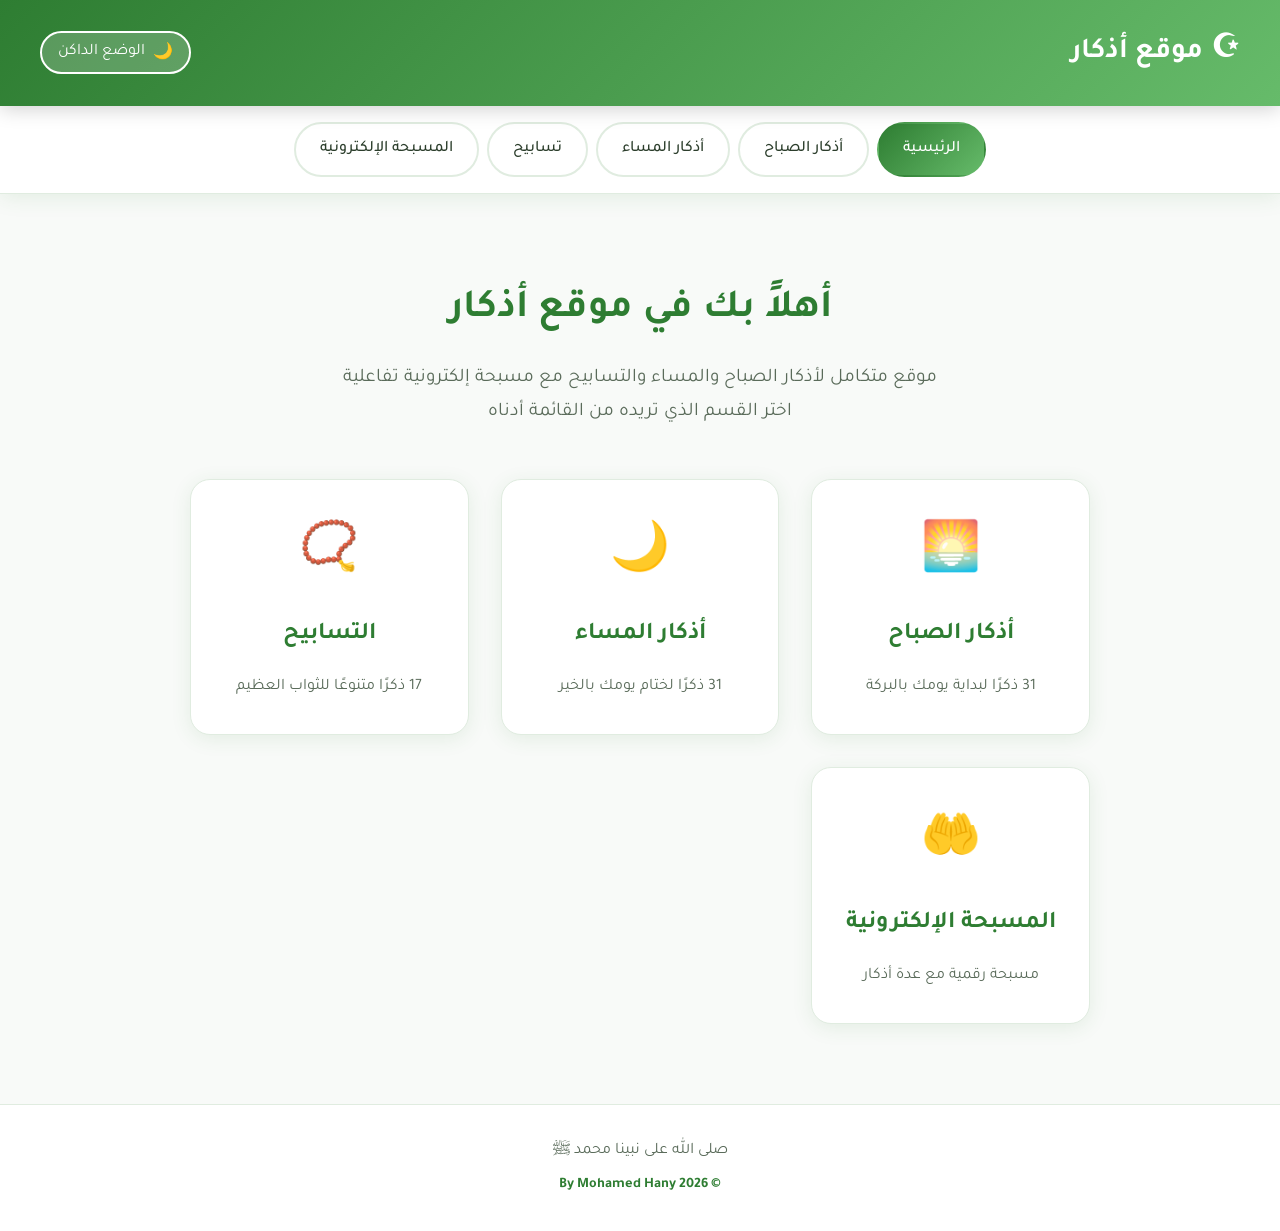
<file: index.html>
<!DOCTYPE html>
<html lang="ar" dir="rtl">
<head>
    <meta charset="UTF-8">
    <meta name="viewport" content="width=device-width, initial-scale=1.0">
    <title>موقع الأذكار والأدعية</title>
    <link href="https://fonts.googleapis.com/css2?family=Amiri:wght@400;700&family=Tajawal:wght@400;500;700&display=swap" rel="stylesheet">
    <link rel="stylesheet" href="css/style.css">
</head>
<body>
    <div class="progress-bar" id="progressBar"></div>
    
    <header>
        <div class="header-content">
            <a href="index.html" class="logo">موقع أذكار</a>
            <button class="theme-toggle" onclick="toggleTheme()">
                <span id="themeIcon">🌙</span>
                <span id="themeText">الوضع الداكن</span>
            </button>
        </div>
    </header>

    <nav>
        <div class="nav-content">
            <a href="index.html" class="nav-btn active">الرئيسية</a>
            <a href="morning.html" class="nav-btn">أذكار الصباح</a>
            <a href="evening.html" class="nav-btn">أذكار المساء</a>
            <a href="tasbeeh.html" class="nav-btn">تسابيح</a>
            <a href="rosary.html" class="nav-btn">المسبحة الإلكترونية</a>
        </div>
    </nav>

    <main>
        <div class="home-content">
            <h1 class="welcome-title">أهلاً بك في موقع أذكار</h1>
            <p class="welcome-text">
                موقع متكامل لأذكار الصباح والمساء والتسابيح مع مسبحة إلكترونية تفاعلية
                <br>
                اختر القسم الذي تريده من القائمة أدناه
            </p>
            
            <div class="sections-grid">
                <a href="morning.html" class="section-card">
                    <div class="section-icon">🌅</div>
                    <h3>أذكار الصباح</h3>
                    <p>31 ذكرًا لبداية يومك بالبركة</p>
                </a>
                
                <a href="evening.html" class="section-card">
                    <div class="section-icon">🌙</div>
                    <h3>أذكار المساء</h3>
                    <p>31 ذكرًا لختام يومك بالخير</p>
                </a>
                
                <a href="tasbeeh.html" class="section-card">
                    <div class="section-icon">📿</div>
                    <h3>التسابيح</h3>
                    <p>17 ذكرًا متنوعًا للثواب العظيم</p>
                </a>
                
                <a href="rosary.html" class="section-card">
                    <div class="section-icon">🤲</div>
                    <h3>المسبحة الإلكترونية</h3>
                    <p>مسبحة رقمية مع عدة أذكار</p>
                </a>
            </div>
        </div>
    </main>

    <footer>
        <div class="footer-content">
            <p class="footer-text">صلى الله على نبينا محمد ﷺ</p>
            <p class="copyright">© 2026 By Mohamed Hany</p>
        </div>
    </footer>

    <button class="scroll-top" id="scrollTop" onclick="scrollToTop()">↑</button>

    <script src="js/main.js"></script>
</body>
</html>
</file>
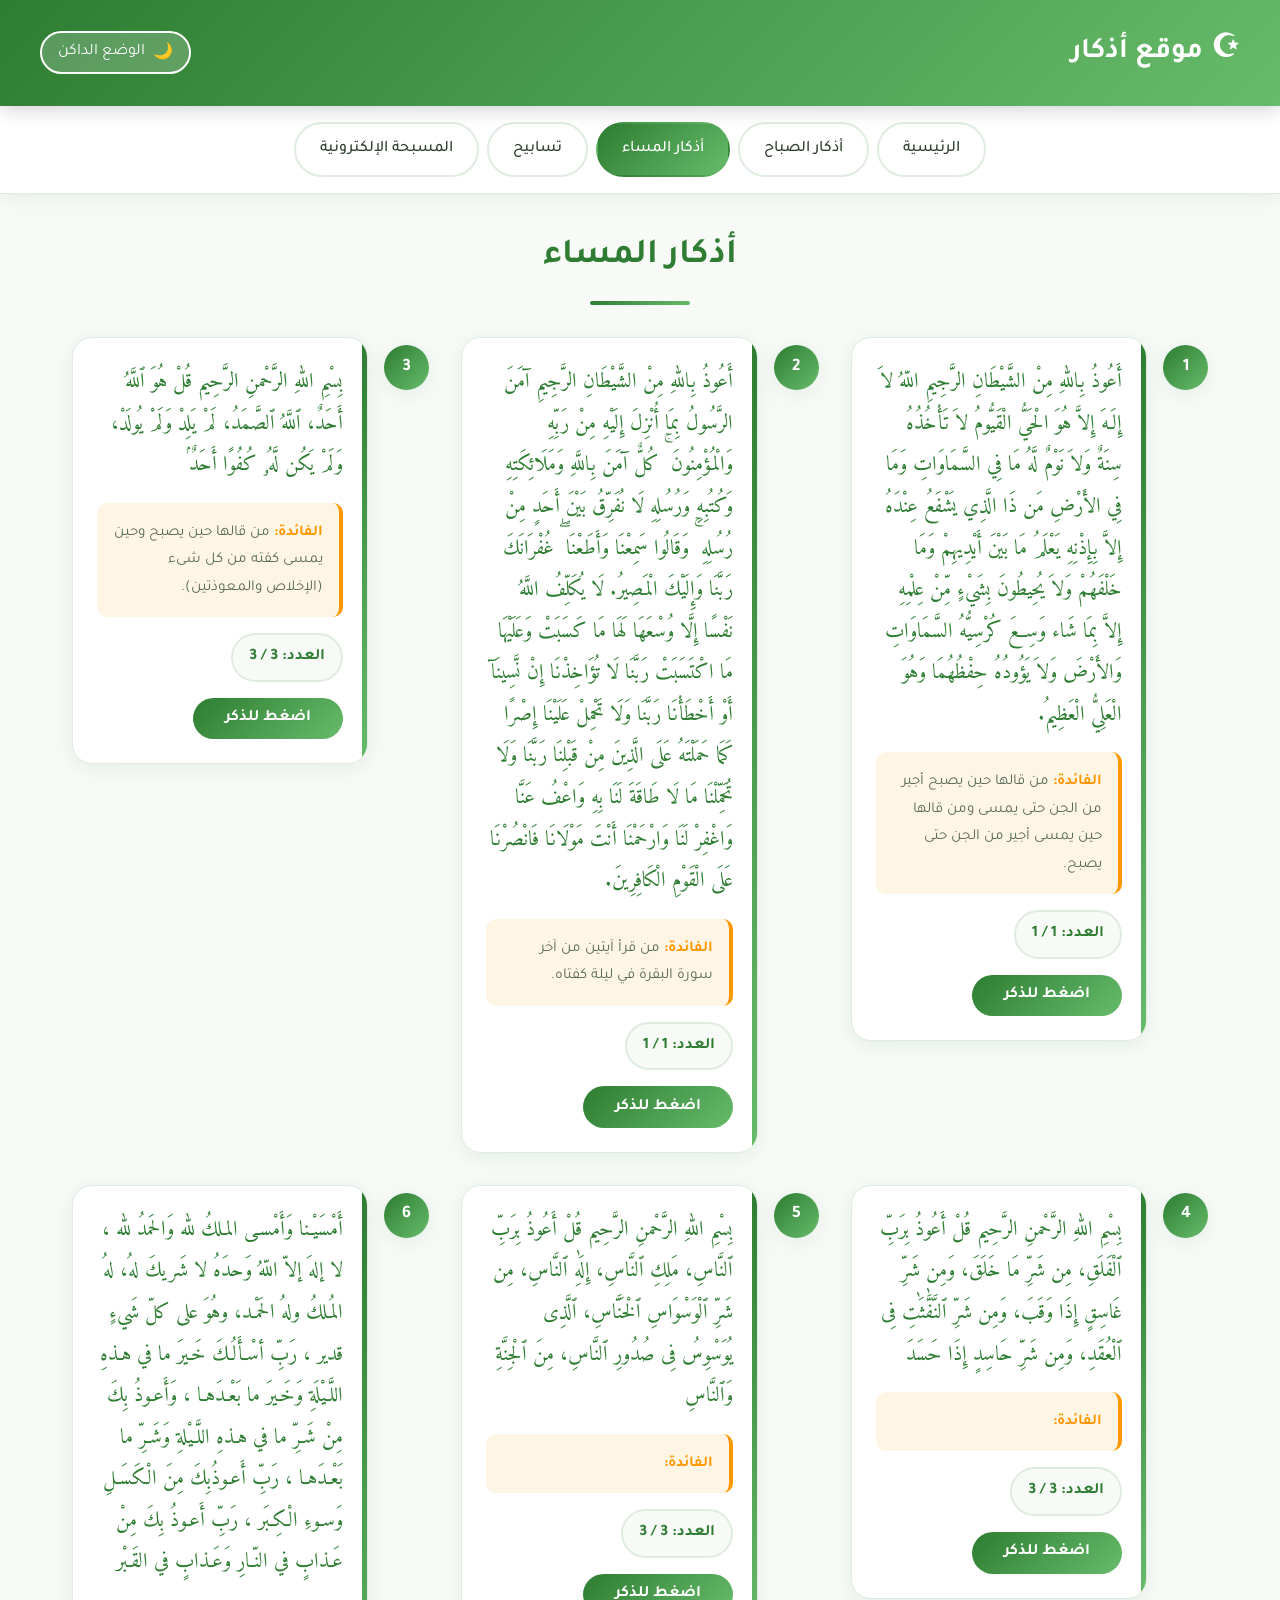
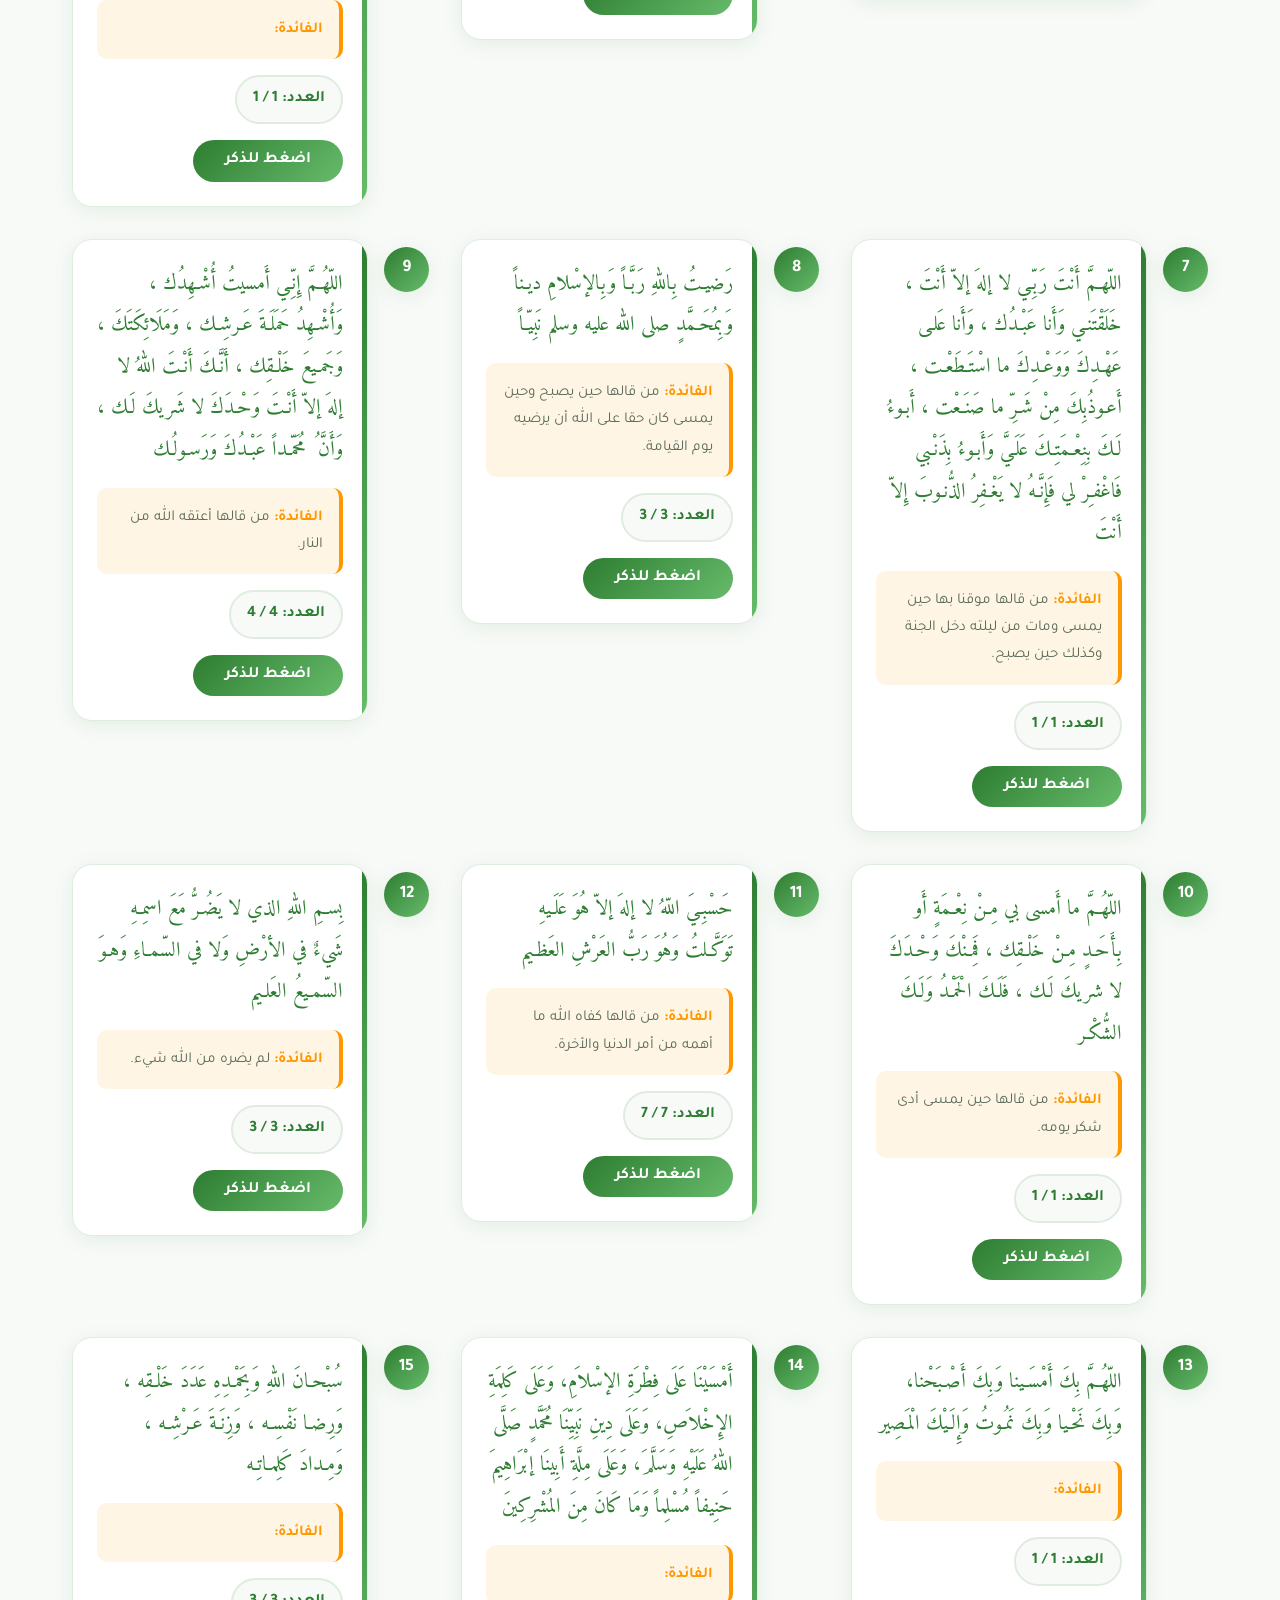
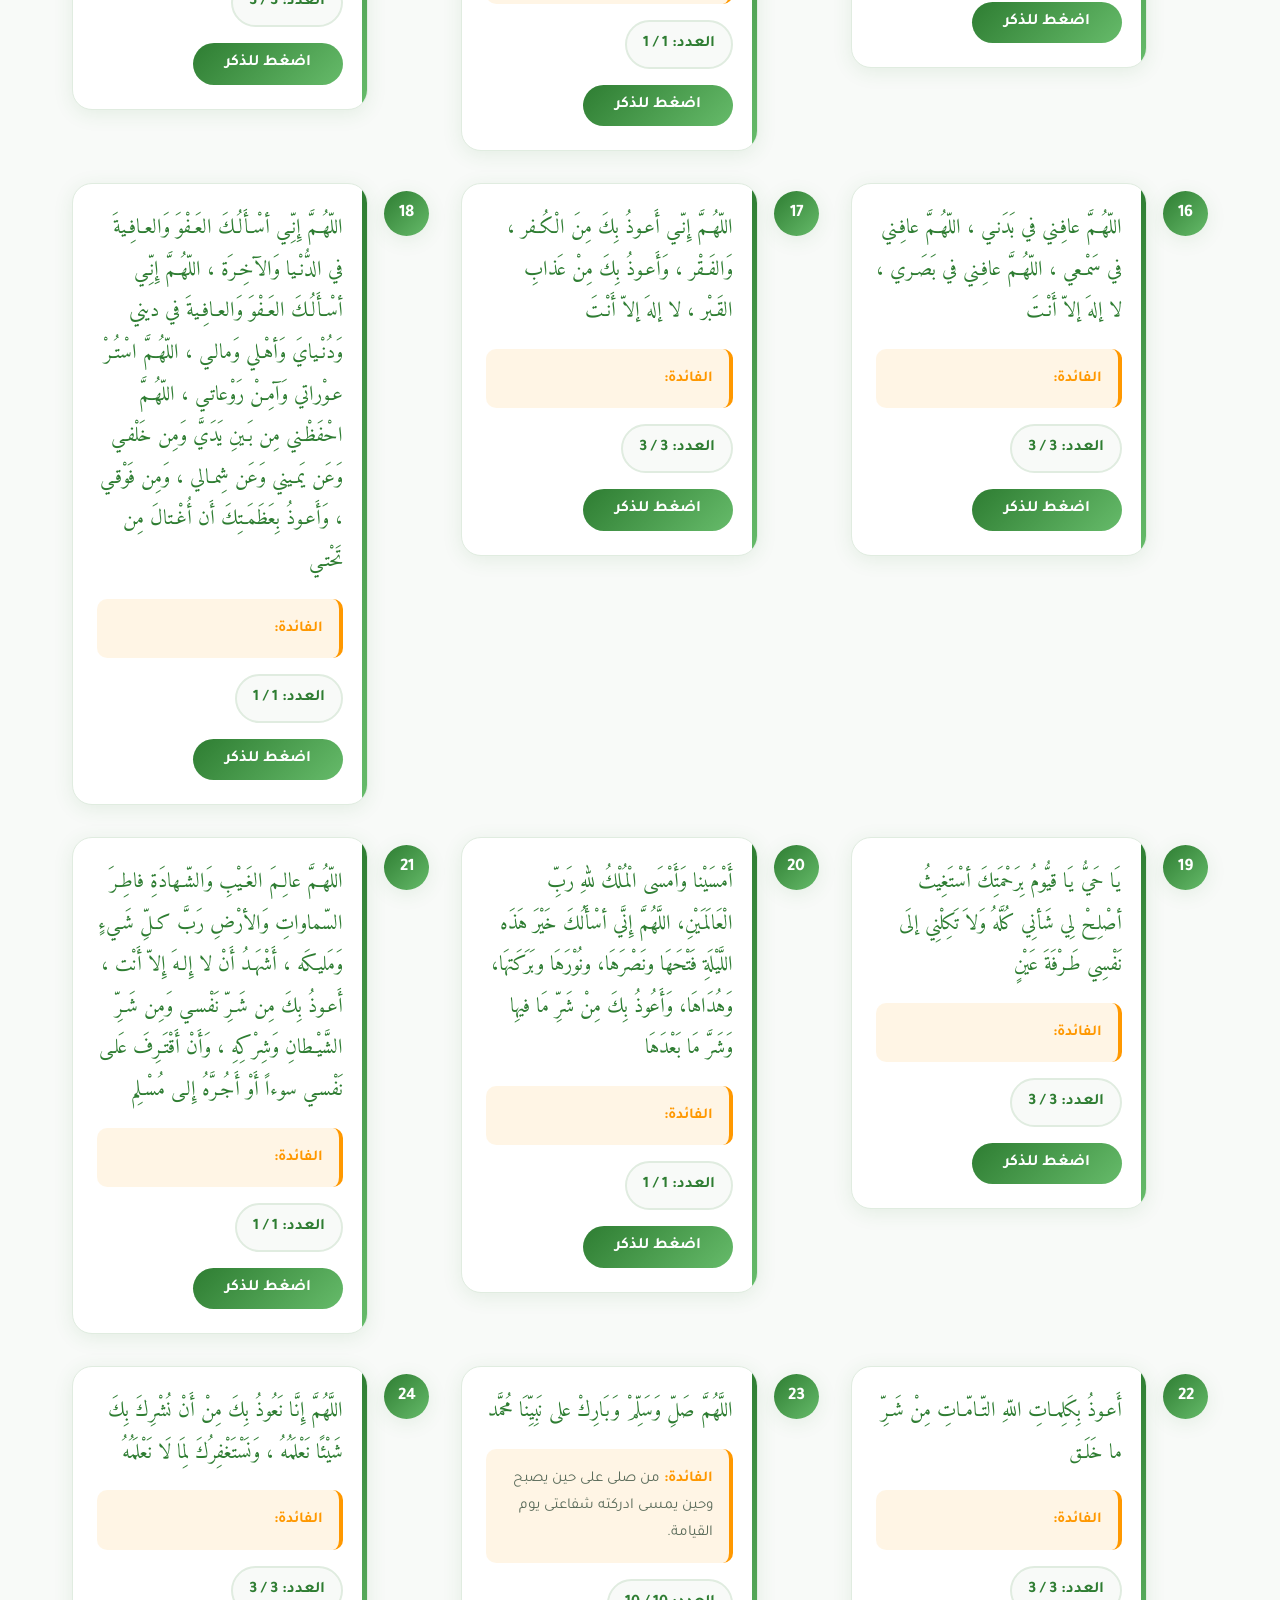
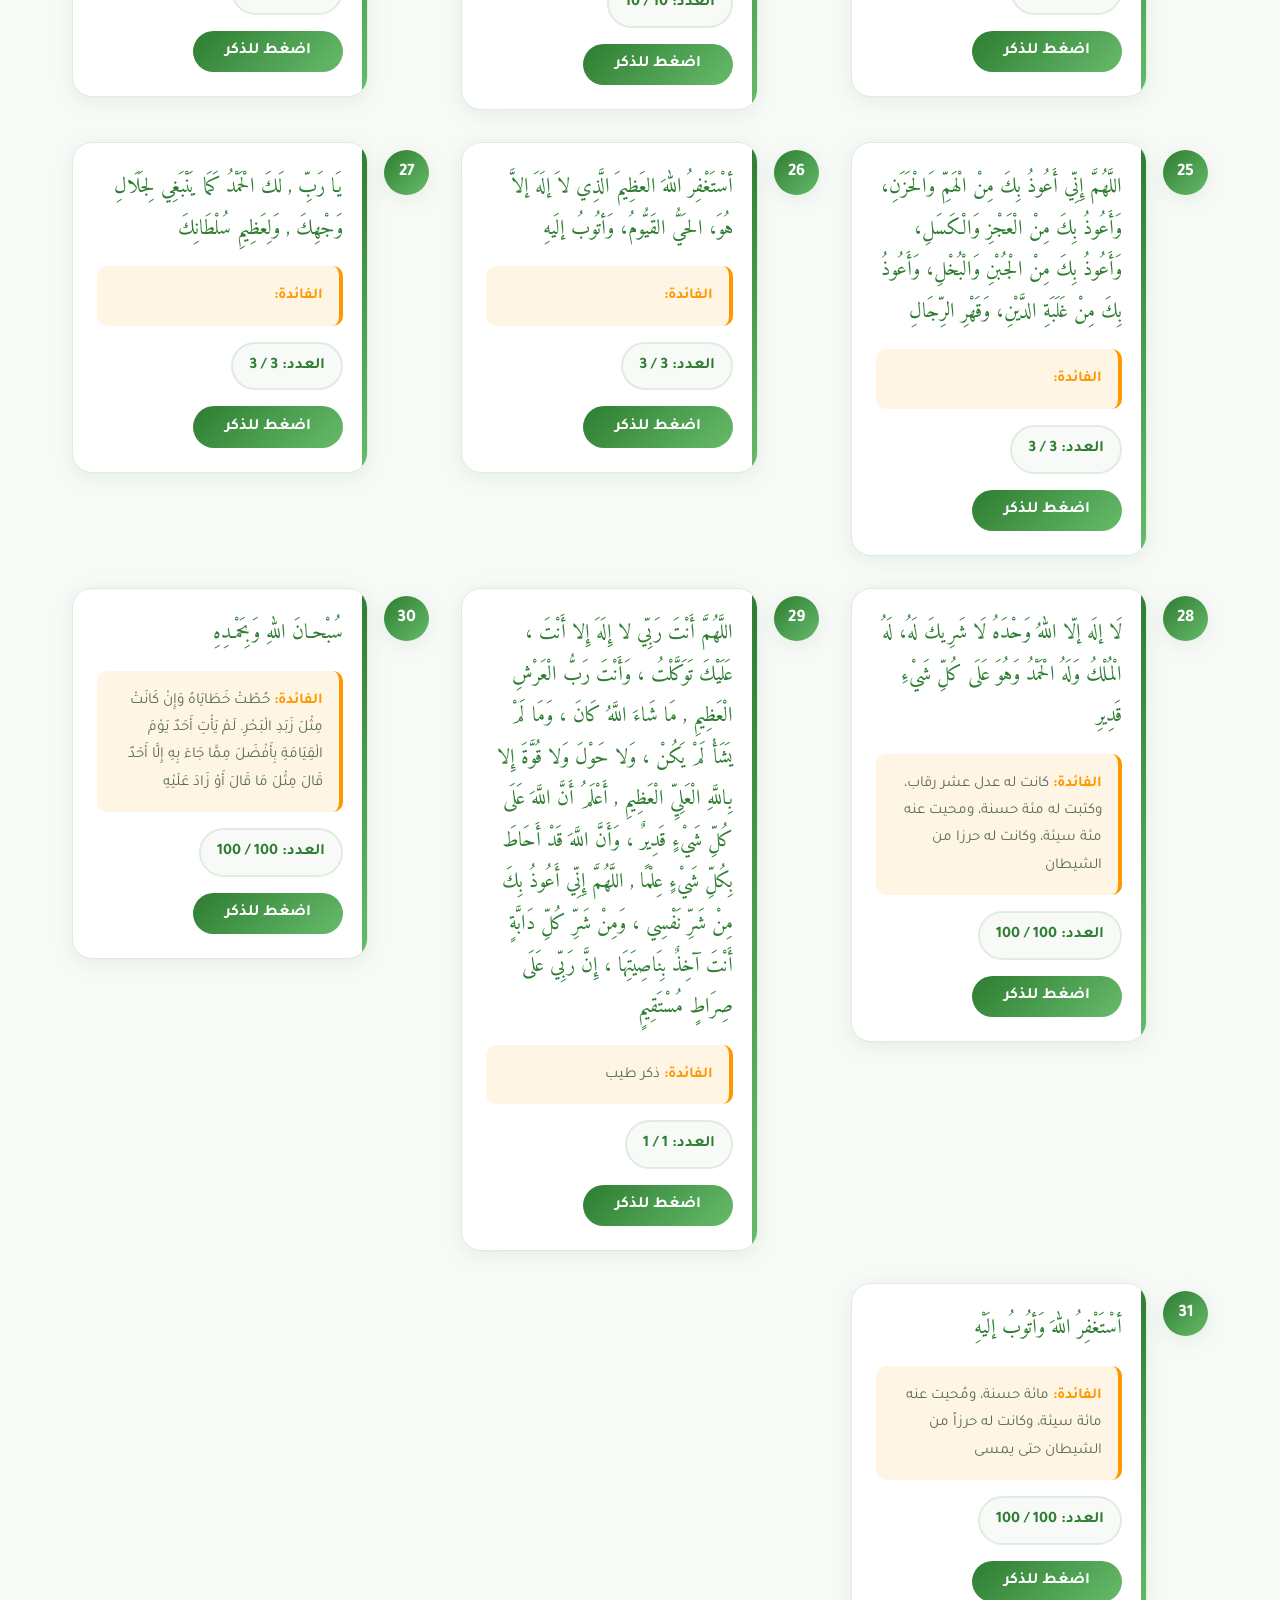
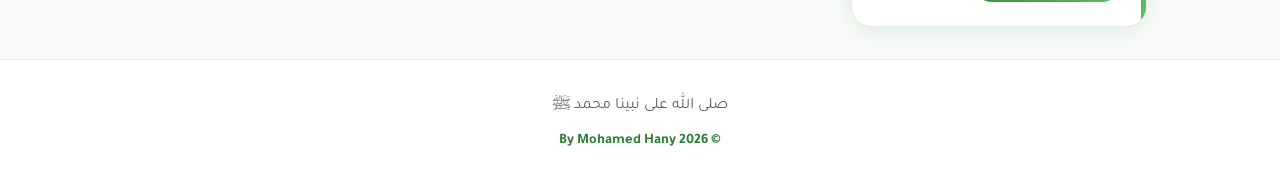
<file: evening.html>
<!DOCTYPE html>
<html lang="ar" dir="rtl">
<head>
    <meta charset="UTF-8">
    <meta name="viewport" content="width=device-width, initial-scale=1.0">
    <title>أذكار المساء - موقع الأذكار</title>
    <link href="https://fonts.googleapis.com/css2?family=Amiri:wght@400;700&family=Tajawal:wght@400;500;700&display=swap" rel="stylesheet">
    <link rel="stylesheet" href="css/style.css">
</head>
<body>
    <div class="progress-bar" id="progressBar"></div>
    
    <header>
        <div class="header-content">
            <a href="index.html" class="logo">موقع أذكار</a>
            <button class="theme-toggle" onclick="toggleTheme()">
                <span id="themeIcon">🌙</span>
                <span id="themeText">الوضع الداكن</span>
            </button>
        </div>
    </header>

    <nav>
        <div class="nav-content">
            <a href="index.html" class="nav-btn">الرئيسية</a>
            <a href="morning.html" class="nav-btn">أذكار الصباح</a>
            <a href="evening.html" class="nav-btn active">أذكار المساء</a>
            <a href="tasbeeh.html" class="nav-btn">تسابيح</a>
            <a href="rosary.html" class="nav-btn">المسبحة الإلكترونية</a>
        </div>
    </nav>

    <main>
        <h2 class="section-title">أذكار المساء</h2>
        <div class="cards-grid" id="eveningCards"></div>
    </main>

    <footer>
        <div class="footer-content">
            <p class="footer-text">صلى الله على نبينا محمد ﷺ</p>
            <p class="copyright">© 2026 By Mohamed Hany</p>
        </div>
    </footer>

    <button class="scroll-top" id="scrollTop" onclick="scrollToTop()">↑</button>

    <script src="js/main.js"></script>
    <script>
        // Evening Azkar Data
        const eveningAzkar = [
            {
                text: "أَعُوذُ بِاللهِ مِنْ الشَّيْطَانِ الرَّجِيمِ اللّهُ لاَ إِلَـهَ إِلاَّ هُوَ الْحَيُّ الْقَيُّومُ لاَ تَأْخُذُهُ سِنَةٌ وَلاَ نَوْمٌ لَّهُ مَا فِي السَّمَاوَاتِ وَمَا فِي الأَرْضِ مَن ذَا الَّذِي يَشْفَعُ عِنْدَهُ إِلاَّ بِإِذْنِهِ يَعْلَمُ مَا بَيْنَ أَيْدِيهِمْ وَمَا خَلْفَهُمْ وَلاَ يُحِيطُونَ بِشَيْءٍ مِّنْ عِلْمِهِ إِلاَّ بِمَا شَاء وَسِعَ كُرْسِيُّهُ السَّمَاوَاتِ وَالأَرْضَ وَلاَ يَؤُودُهُ حِفْظُهُمَا وَهُوَ الْعَلِيُّ الْعَظِيمُ.",
                count: 1,
                fadl: "من قالها حين يصبح أجير من الجن حتى يمسى ومن قالها حين يمسى أجير من الجن حتى يصبح."
            },
            {
                text: "أَعُوذُ بِاللهِ مِنْ الشَّيْطَانِ الرَّجِيمِ آمَنَ الرَّسُولُ بِمَا أُنْزِلَ إِلَيْهِ مِنْ رَبِّهِ وَالْمُؤْمِنُونَ ۚ كُلٌّ آمَنَ بِاللَّهِ وَمَلَائِكَتِهِ وَكُتُبِهِ وَرُسُلِهِ لَا نُفَرِّقُ بَيْنَ أَحَدٍ مِنْ رُسُلِهِ ۚ وَقَالُوا سَمِعْنَا وَأَطَعْنَا ۖ غُفْرَانَكَ رَبَّنَا وَإِلَيْكَ الْمَصِيرُ. لَا يُكَلِّفُ اللَّهُ نَفْسًا إِلَّا وُسْعَهَا لَهَا مَا كَسَبَتْ وَعَلَيْهَا مَا اكْتَسَبَتْ رَبَّنَا لَا تُؤَاخِذْنَا إِنْ نَّسِينَآ أَوْ أَخْطَأْنَا رَبَّنَا وَلَا تَحْمِلْ عَلَيْنَا إِصْرًا كَمَا حَمَلْتَهُ عَلَى الَّذِينَ مِنْ قَبْلِنَا رَبَّنَا وَلَا تُحَمِّلْنَا مَا لَا طَاقَةَ لَنَا بِهِ وَاعْفُ عَنَّا وَاغْفِرْ لَنَا وَارْحَمْنَا أَنْتَ مَوْلَانَا فَانْصُرْنَا عَلَى الْقَوْمِ الْكَافِرِينَ.",
                count: 1,
                fadl: "من قرأ آيتين من آخر سورة البقرة في ليلة كفتاه."
            },
            {
                text: "بِسْمِ اللهِ الرَّحْمنِ الرَّحِيم قُلْ هُوَ ٱللَّهُ أَحَدٌ، ٱللَّهُ ٱلصَّمَدُ، لَمْ يَلِدْ وَلَمْ يُولَدْ، وَلَمْ يَكُن لَّهُۥ كُفُوًا أَحَدٌۢ",
                count: 3,
                fadl: "من قالها حين يصبح وحين يمسى كفته من كل شىء (الإخلاص والمعوذتين)."
            },
            {
                text: "بِسْمِ اللهِ الرَّحْمنِ الرَّحِيم قُلْ أَعُوذُ بِرَبِّ ٱلْفَلَقِ، مِن شَرِّ مَا خَلَقَ، وَمِن شَرِّ غَاسِقٍ إِذَا وَقَبَ، وَمِن شَرِّ ٱلنَّفَّٰثَٰتِ فِى ٱلْعُقَدِ، وَمِن شَرِّ حَاسِدٍ إِذَا حَسَدَ",
                count: 3,
                fadl: ""
            },
            {
                text: "بِسْمِ اللهِ الرَّحْمنِ الرَّحِيم قُلْ أَعُوذُ بِرَبِّ ٱلنَّاسِ، مَلِكِ ٱلنَّاسِ، إِلَٰهِ ٱلنَّاسِ، مِن شَرِّ ٱلْوَسْوَاسِ ٱلْخَنَّاسِ، ٱلَّذِى يُوَسْوِسُ فِى صُدُورِ ٱلنَّاسِ، مِنَ ٱلْجِنَّةِ وَٱلنَّاسِ",
                count: 3,
                fadl: ""
            },
            {
                text: "أَمْسَيْـنا وَأَمْسـى المـلكُ لله وَالحَمدُ لله ، لا إلهَ إلاّ اللّهُ وَحدَهُ لا شَريكَ لهُ، لهُ المُـلكُ ولهُ الحَمْـد، وهُوَ على كلّ شَيءٍ قدير ، رَبِّ أسْـأَلُـكَ خَـيرَ ما في هـذهِ اللَّـيْلَةِ وَخَـيرَ ما بَعْـدَهـا ، وَأَعـوذُ بِكَ مِنْ شَـرِّ ما في هـذهِ اللَّـيْلةِ وَشَـرِّ ما بَعْـدَهـا ، رَبِّ أَعـوذُبِكَ مِنَ الْكَسَـلِ وَسـوءِ الْكِـبَر ، رَبِّ أَعـوذُ بِكَ مِنْ عَـذابٍ في النّـارِ وَعَـذابٍ في القَـبْر",
                count: 1,
                fadl: ""
            },
            {
                text: "اللّهـمَّ أَنْتَ رَبِّـي لا إلهَ إلاّ أَنْتَ ، خَلَقْتَنـي وَأَنا عَبْـدُك ، وَأَنا عَلـى عَهْـدِكَ وَوَعْـدِكَ ما اسْتَـطَعْـت ، أَعـوذُبِكَ مِنْ شَـرِّ ما صَنَـعْت ، أَبـوءُ لَـكَ بِنِعْـمَتِـكَ عَلَـيَّ وَأَبـوءُ بِذَنْـبي فَاغْفـِرْ لي فَإِنَّـهُ لا يَغْـفِرُ الذُّنـوبَ إِلاّ أَنْتَ",
                count: 1,
                fadl: "من قالها موقنا بها حين يمسى ومات من ليلته دخل الجنة وكذلك حين يصبح."
            },
            {
                text: "رَضيـتُ بِاللهِ رَبَّـاً وَبِالإسْلامِ ديـناً وَبِمُحَـمَّدٍ صلى الله عليه وسلم نَبِيّـاً",
                count: 3,
                fadl: "من قالها حين يصبح وحين يمسى كان حقا على الله أن يرضيه يوم القيامة."
            },
            {
                text: "اللّهُـمَّ إِنِّـي أَمسيتُ أُشْـهِدُك ، وَأُشْـهِدُ حَمَلَـةَ عَـرشِـك ، وَمَلَائِكَتَكَ ، وَجَمـيعَ خَلْـقِك ، أَنَّـكَ أَنْـتَ اللهُ لا إلهَ إلاّ أَنْـتَ وَحْـدَكَ لا شَريكَ لَـك ، وَأَنَّ ُ مُحَمّـداً عَبْـدُكَ وَرَسـولُـك",
                count: 4,
                fadl: "من قالها أعتقه الله من النار."
            },
            {
                text: "اللّهُـمَّ ما أَمسى بي مِـنْ نِعْـمَةٍ أَو بِأَحَـدٍ مِـنْ خَلْـقِك ، فَمِـنْكَ وَحْـدَكَ لا شريكَ لَـك ، فَلَـكَ الْحَمْـدُ وَلَـكَ الشُّكْـر",
                count: 1,
                fadl: "من قالها حين يمسى أدى شكر يومه."
            },
            {
                text: "حَسْبِـيَ اللّهُ لا إلهَ إلاّ هُوَ عَلَـيهِ تَوَكَّـلتُ وَهُوَ رَبُّ العَرْشِ العَظـيم",
                count: 7,
                fadl: "من قالها كفاه الله ما أهمه من أمر الدنيا والأخرة."
            },
            {
                text: "بِسـمِ اللهِ الذي لا يَضُـرُّ مَعَ اسمِـهِ شَيءٌ في الأرْضِ وَلا في السّمـاءِ وَهـوَ السّمـيعُ العَلـيم",
                count: 3,
                fadl: "لم يضره من الله شيء."
            },
            {
                text: "اللّهُـمَّ بِكَ أَمْسَـينا وَبِكَ أَصْـبَحْنا، وَبِكَ نَحْـيا وَبِكَ نَمُـوتُ وَإِلَـيْكَ الْمَصِير",
                count: 1,
                fadl: ""
            },
            {
                text: "أَمْسَيْنَا عَلَى فِطْرَةِ الإسْلاَمِ، وَعَلَى كَلِمَةِ الإِخْلاَصِ، وَعَلَى دِينِ نَبِيِّنَا مُحَمَّدٍ صَلَّى اللهُ عَلَيْهِ وَسَلَّمَ، وَعَلَى مِلَّةِ أَبِينَا إبْرَاهِيمَ حَنِيفاً مُسْلِماً وَمَا كَانَ مِنَ المُشْرِكِينَ",
                count: 1,
                fadl: ""
            },
            {
                text: "سُبْحـانَ اللهِ وَبِحَمْـدِهِ عَدَدَ خَلْـقِه ، وَرِضـا نَفْسِـه ، وَزِنَـةَ عَـرْشِـه ، وَمِـدادَ كَلِمـاتِـه",
                count: 3,
                fadl: ""
            },
            {
                text: "اللّهُـمَّ عافِـني في بَدَنـي ، اللّهُـمَّ عافِـني في سَمْـعي ، اللّهُـمَّ عافِـني في بَصَـري ، لا إلهَ إلاّ أَنْـتَ",
                count: 3,
                fadl: ""
            },
            {
                text: "اللّهُـمَّ إِنّـي أَعـوذُ بِكَ مِنَ الْكُـفر ، وَالفَـقْر ، وَأَعـوذُ بِكَ مِنْ عَذابِ القَـبْر ، لا إلهَ إلاّ أَنْـتَ",
                count: 3,
                fadl: ""
            },
            {
                text: "اللّهُـمَّ إِنِّـي أسْـأَلُـكَ العَـفْوَ وَالعـافِـيةَ في الدُّنْـيا وَالآخِـرَة ، اللّهُـمَّ إِنِّـي أسْـأَلُـكَ العَـفْوَ وَالعـافِـيةَ في ديني وَدُنْـيايَ وَأهْـلي وَمالـي ، اللّهُـمَّ اسْتُـرْ عـوْراتي وَآمِـنْ رَوْعاتـي ، اللّهُـمَّ احْفَظْـني مِن بَـينِ يَدَيَّ وَمِن خَلْفـي وَعَن يَمـيني وَعَن شِمـالي ، وَمِن فَوْقـي ، وَأَعـوذُ بِعَظَمَـتِكَ أَن أُغْـتالَ مِن تَحْتـي",
                count: 1,
                fadl: ""
            },
            {
                text: "يَا حَيُّ يَا قيُّومُ بِرَحْمَتِكَ أسْتَغِيثُ أصْلِحْ لِي شَأنِي كُلَّهُ وَلاَ تَكِلْنِي إلَى نَفْسِي طَـرْفَةَ عَيْنٍ",
                count: 3,
                fadl: ""
            },
            {
                text: "أَمْسَيْنا وَأَمْسَى الْمُلْكُ للهِ رَبِّ الْعَالَمَيْنِ، اللَّهُمَّ إِنَّي أسْأَلُكَ خَيْرَ هَذَه اللَّيْلَةِ فَتْحَهَا ونَصْرَهَا، ونُوْرَهَا وبَرَكَتهَا، وَهُدَاهَا، وَأَعُوذُ بِكَ مِنْ شَرِّ مَا فيهِا وَشَرَّ مَا بَعْدَهَا",
                count: 1,
                fadl: ""
            },
            {
                text: "اللّهُـمَّ عالِـمَ الغَـيْبِ وَالشّـهادَةِ فاطِـرَ السّماواتِ وَالأرْضِ رَبَّ كـلِّ شَـيءٍ وَمَليـكَه ، أَشْهَـدُ أَنْ لا إِلـهَ إِلاّ أَنْت ، أَعـوذُ بِكَ مِن شَـرِّ نَفْسـي وَمِن شَـرِّ الشَّيْـطانِ وَشِرْكِهِ ، وَأَنْ أَقْتَـرِفَ عَلـى نَفْسـي سوءاً أَوْ أَجُـرَّهُ إِلـى مُسْـلِم",
                count: 1,
                fadl: ""
            },
            {
                text: "أَعـوذُ بِكَلِمـاتِ اللّهِ التّـامّـاتِ مِنْ شَـرِّ ما خَلَـق",
                count: 3,
                fadl: ""
            },
            {
                text: "اللَّهُمَّ صَلِّ وَسَلِّمْ وَبَارِكْ على نَبِيِّنَا مُحمَّد",
                count: 10,
                fadl: "من صلى على حين يصبح وحين يمسى ادركته شفاعتى يوم القيامة."
            },
            {
                text: "اللَّهُمَّ إِنَّا نَعُوذُ بِكَ مِنْ أَنْ نُشْرِكَ بِكَ شَيْئًا نَعْلَمُهُ ، وَنَسْتَغْفِرُكَ لِمَا لَا نَعْلَمُهُ",
                count: 3,
                fadl: ""
            },
            {
                text: "اللَّهُمَّ إِنِّي أَعُوذُ بِكَ مِنْ الْهَمِّ وَالْحَزَنِ، وَأَعُوذُ بِكَ مِنْ الْعَجْزِ وَالْكَسَلِ، وَأَعُوذُ بِكَ مِنْ الْجُبْنِ وَالْبُخْلِ، وَأَعُوذُ بِكَ مِنْ غَلَبَةِ الدَّيْنِ، وَقَهْرِ الرِّجَالِ",
                count: 3,
                fadl: ""
            },
            {
                text: "أسْتَغْفِرُ اللهَ العَظِيمَ الَّذِي لاَ إلَهَ إلاَّ هُوَ، الحَيُّ القَيُّومُ، وَأتُوبُ إلَيهِ",
                count: 3,
                fadl: ""
            },
            {
                text: "يَا رَبِّ , لَكَ الْحَمْدُ كَمَا يَنْبَغِي لِجَلَالِ وَجْهِكَ , وَلِعَظِيمِ سُلْطَانِكَ",
                count: 3,
                fadl: ""
            },
            {
                text: "لَا إلَه إلّا اللهُ وَحْدَهُ لَا شَرِيكَ لَهُ، لَهُ الْمُلْكُ وَلَهُ الْحَمْدُ وَهُوَ عَلَى كُلِّ شَيْءِ قَدِيرِ",
                count: 100,
                fadl: "كانت له عدل عشر رقاب، وكتبت له مئة حسنة، ومحيت عنه مئة سيئة، وكانت له حرزا من الشيطان"
            },
            {
                text: "اللَّهُمَّ أَنْتَ رَبِّي لا إِلَهَ إِلا أَنْتَ ، عَلَيْكَ تَوَكَّلْتُ ، وَأَنْتَ رَبُّ الْعَرْشِ الْعَظِيمِ , مَا شَاءَ اللَّهُ كَانَ ، وَمَا لَمْ يَشَأْ لَمْ يَكُنْ ، وَلا حَوْلَ وَلا قُوَّةَ إِلا بِاللَّهِ الْعَلِيِّ الْعَظِيمِ , أَعْلَمُ أَنَّ اللَّهَ عَلَى كُلِّ شَيْءٍ قَدِيرٌ ، وَأَنَّ اللَّهَ قَدْ أَحَاطَ بِكُلِّ شَيْءٍ عِلْمًا , اللَّهُمَّ إِنِّي أَعُوذُ بِكَ مِنْ شَرِّ نَفْسِي ، وَمِنْ شَرِّ كُلِّ دَابَّةٍ أَنْتَ آخِذٌ بِنَاصِيَتِهَا ، إِنَّ رَبِّي عَلَى صِرَاطٍ مُسْتَقِيمٍ",
                count: 1,
                fadl: "ذكر طيب"
            },
            {
                text: "سُبْحـانَ اللهِ وَبِحَمْـدِهِ",
                count: 100,
                fadl: "حُطّتْ خَطَايَاهُ وَإِنْ كَانَتْ مِثْلَ زَبَدِ الْبَحْرِ. لَمْ يَأْتِ أَحَدٌ يَوْمَ الْقِيَامَةِ بِأَفْضَلَ مِمَّا جَاءَ بِهِ إِلَّا أَحَدٌ قَالَ مِثْلَ مَا قَالَ أَوْ زَادَ عَلَيْهِ"
            },
            {
                text: "أسْتَغْفِرُ اللهَ وَأتُوبُ إلَيْهِ",
                count: 100,
                fadl: "مائة حسنة، ومُحيت عنه مائة سيئة، وكانت له حرزاً من الشيطان حتى يمسى"
            }
        ];

        // Render cards
        function renderCards() {
            const container = document.getElementById('eveningCards');
            container.innerHTML = eveningAzkar.map((item, index) => `
                <div class="zikr-item">
                    <div class="zikr-number">${index + 1}</div>
                    <div class="zikr-card">
                        <div class="zikr-text">${item.text}</div>
                        <div class="zikr-fadl">${item.fadl}</div>
                        <div class="zikr-controls">
                            <span class="count-display" id="count-evening-${index}">العدد: ${item.count} / ${item.count}</span>
                            <button class="count-btn" id="btn-evening-${index}" onclick="decrementCount('evening', ${index}, ${item.count})">
                                اضغط للذكر
                            </button>
                        </div>
                    </div>
                </div>
            `).join('');
        }

        // Initialize
        document.addEventListener('DOMContentLoaded', renderCards);
    </script>
</body>
</html>
</file>
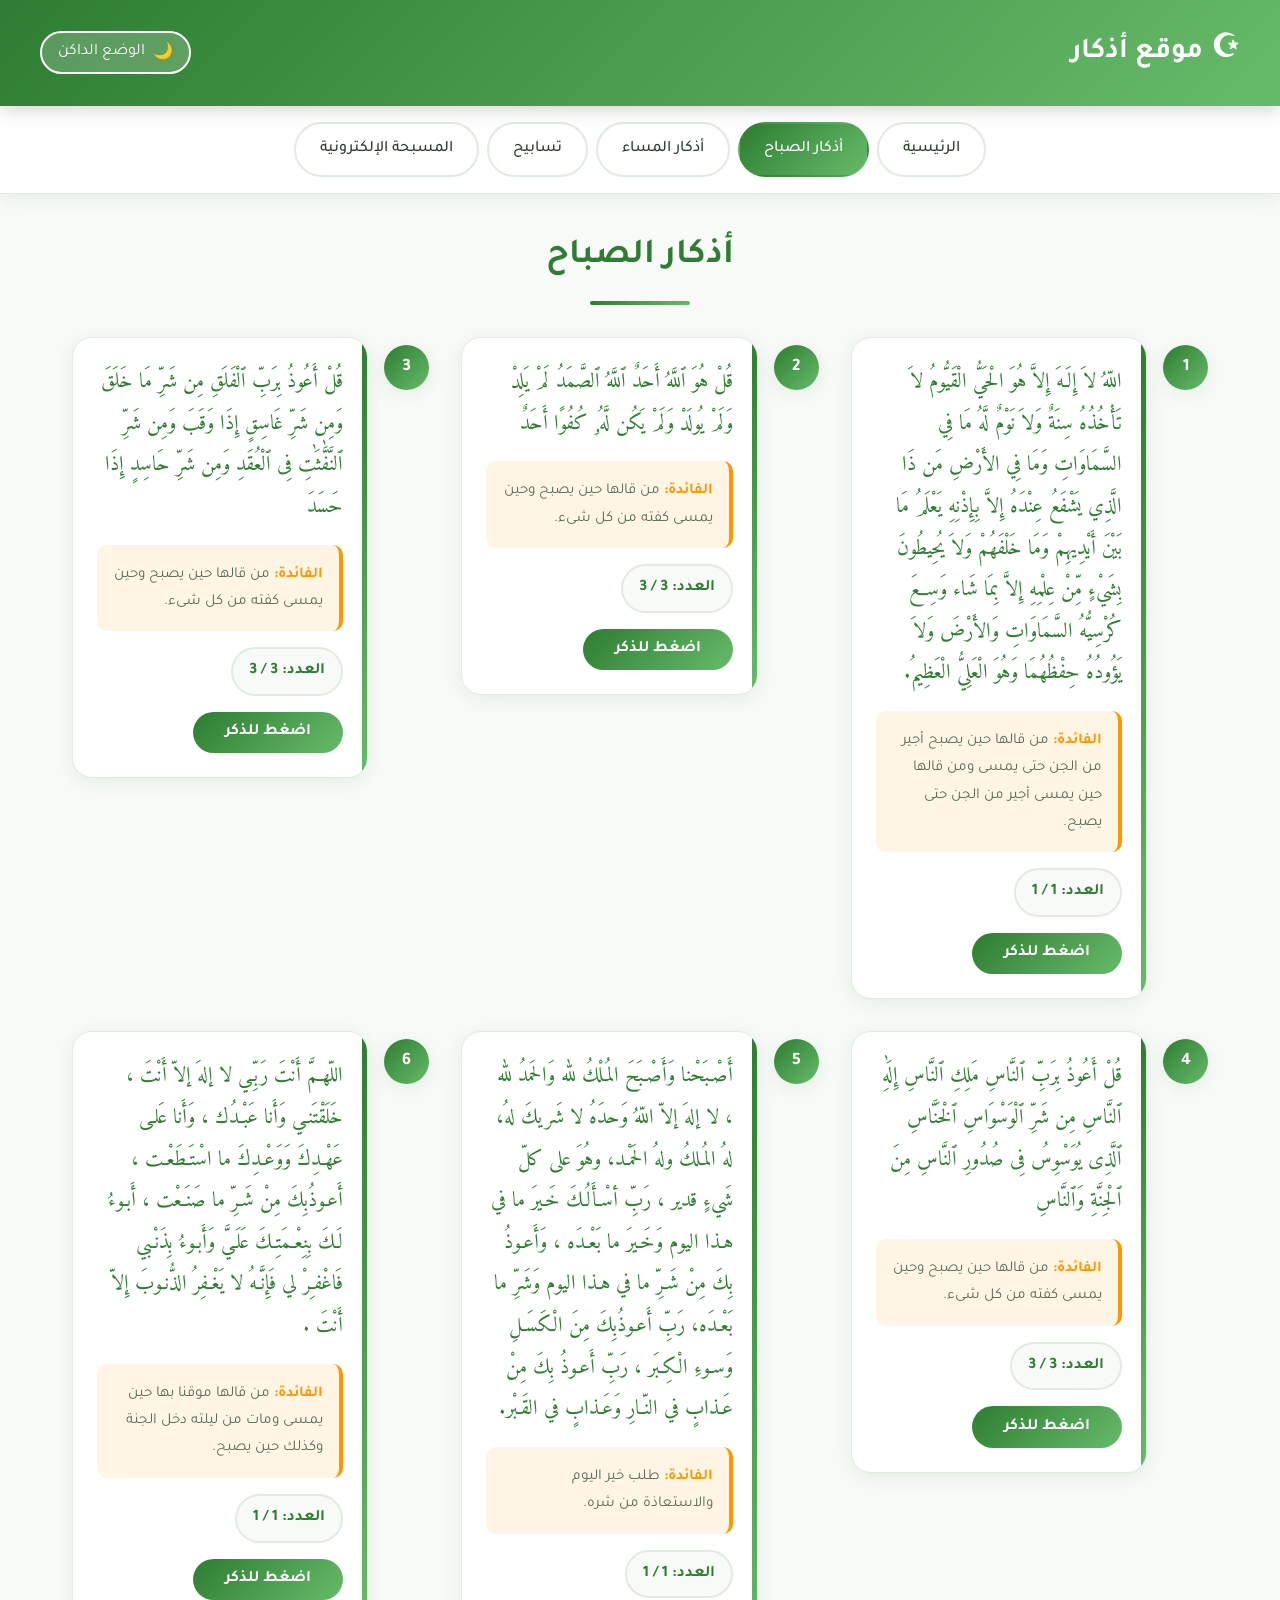
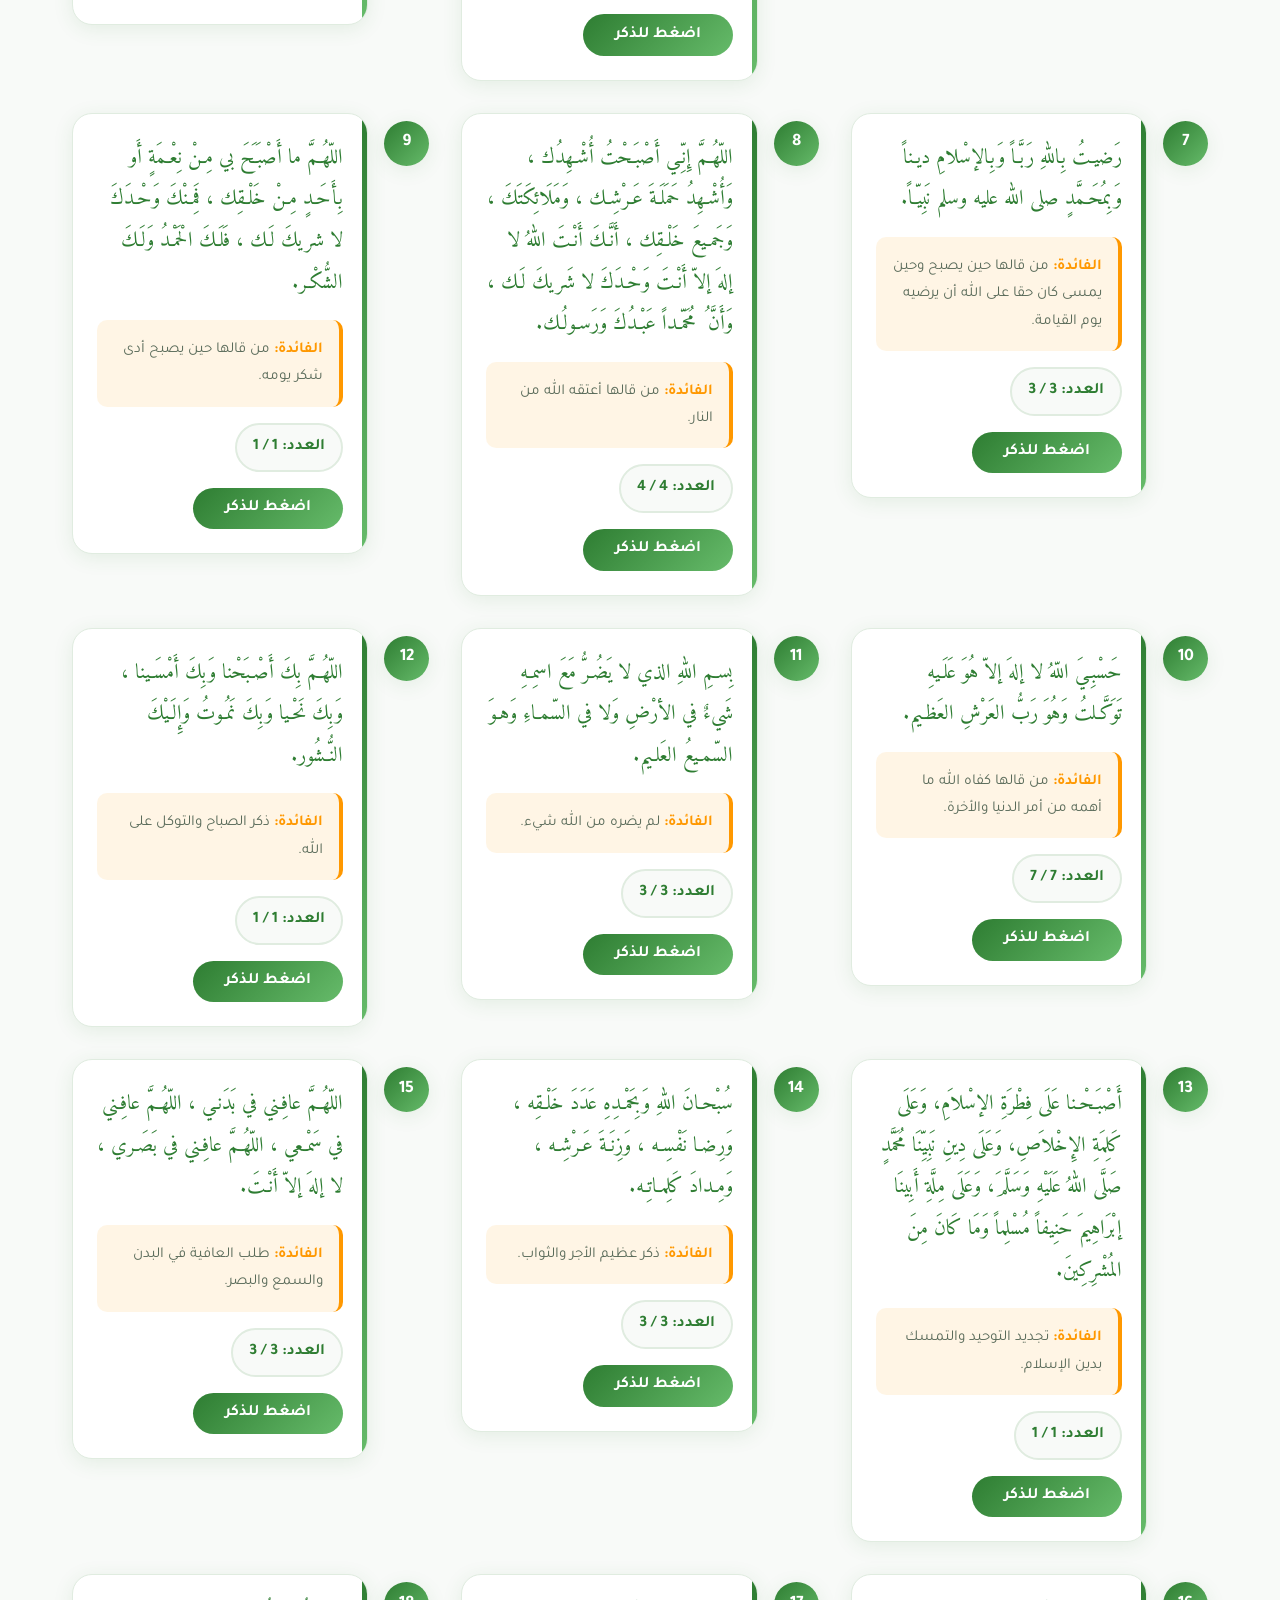
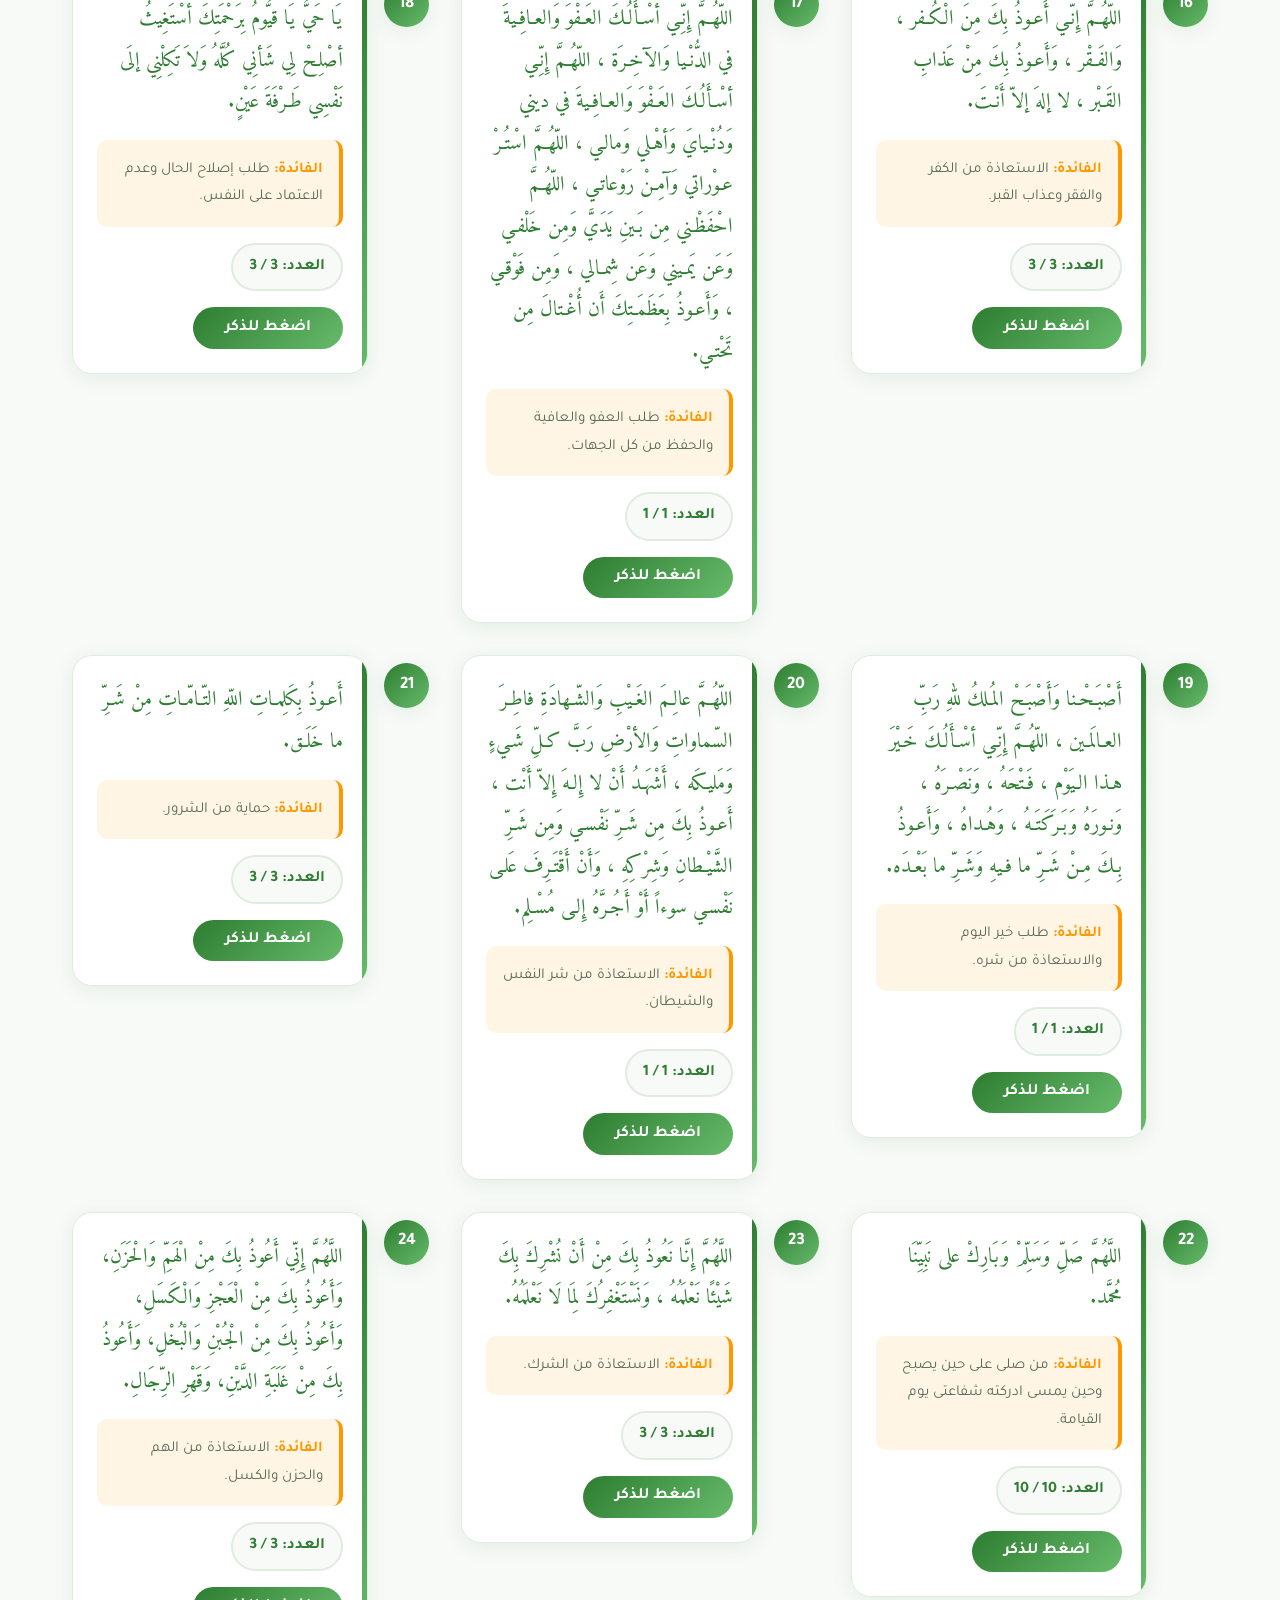
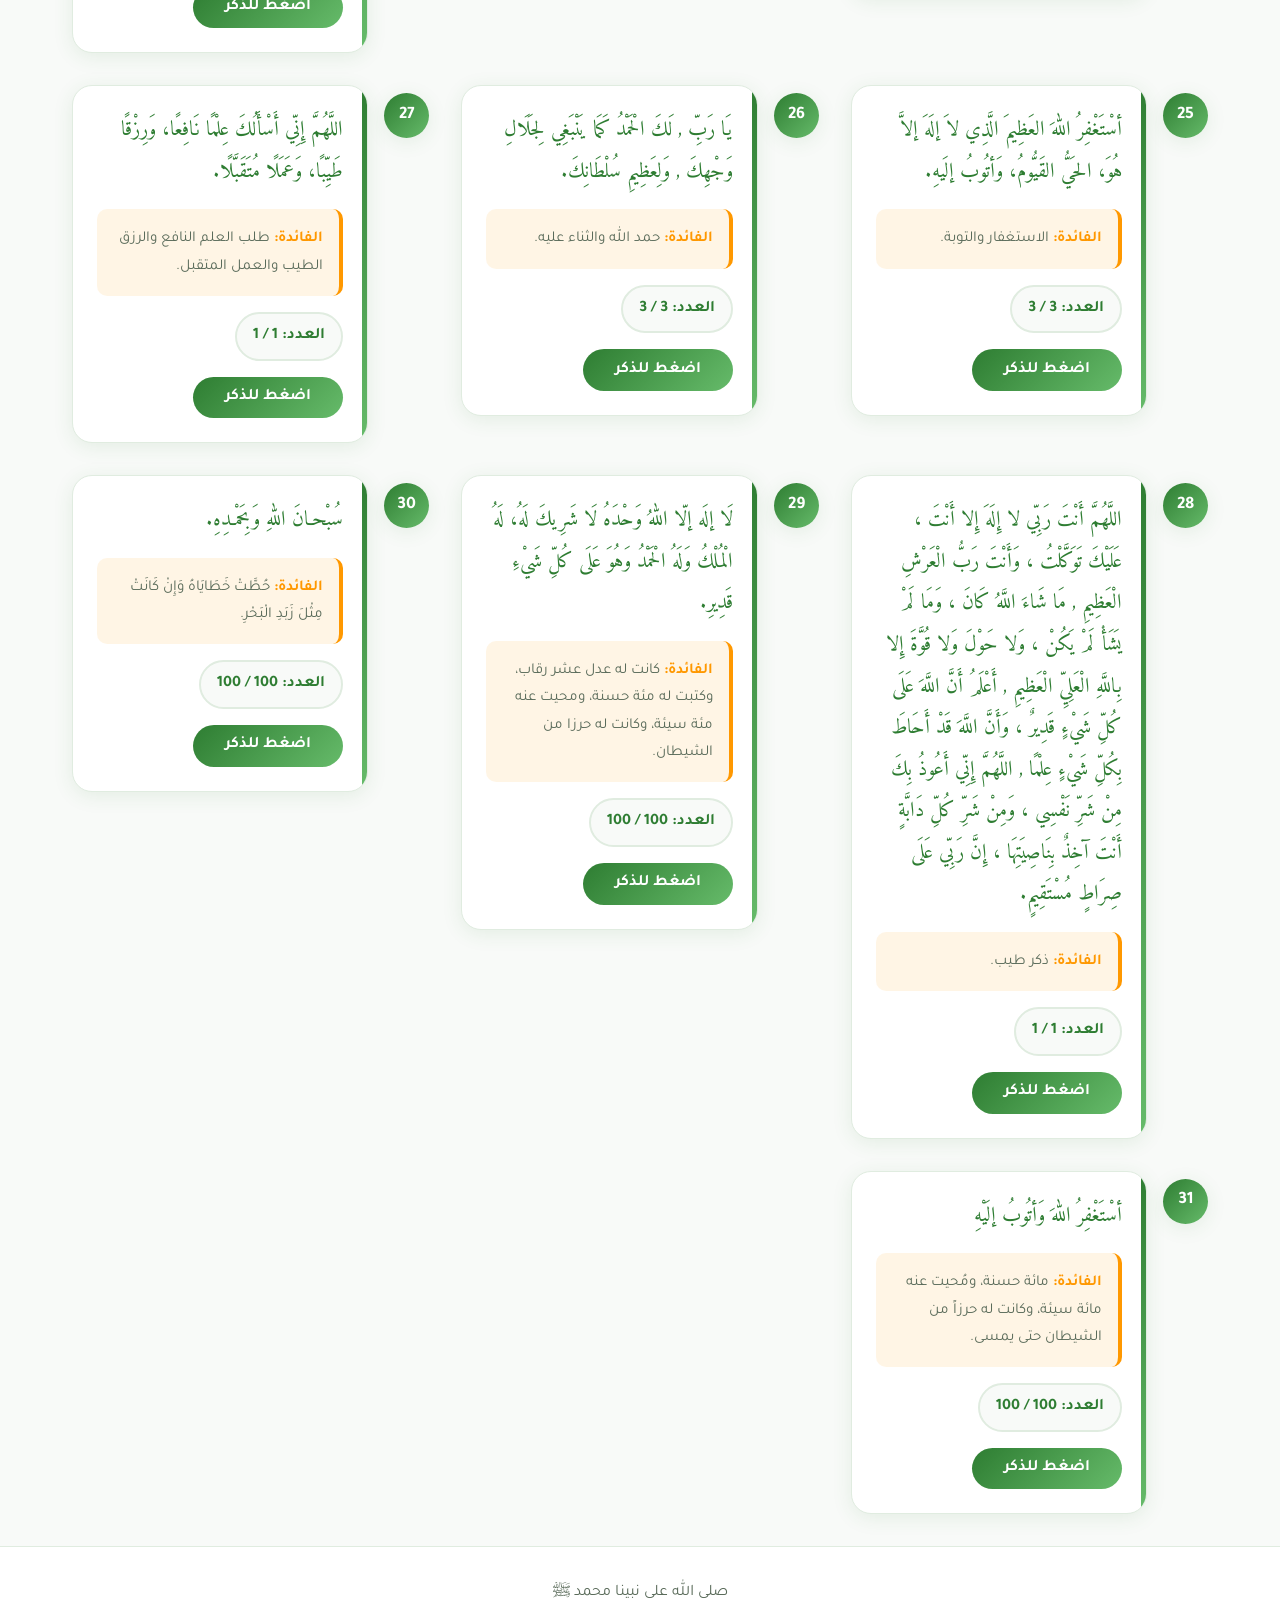
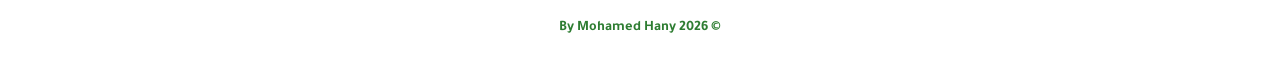
<file: morning.html>
<!DOCTYPE html>
<html lang="ar" dir="rtl">
<head>
    <meta charset="UTF-8">
    <meta name="viewport" content="width=device-width, initial-scale=1.0">
    <title>أذكار الصباح - موقع الأذكار</title>
    <link href="https://fonts.googleapis.com/css2?family=Amiri:wght@400;700&family=Tajawal:wght@400;500;700&display=swap" rel="stylesheet">
    <link rel="stylesheet" href="css/style.css">
</head>
<body>
    <div class="progress-bar" id="progressBar"></div>
    
    <header>
        <div class="header-content">
            <a href="index.html" class="logo">موقع أذكار</a>
            <button class="theme-toggle" onclick="toggleTheme()">
                <span id="themeIcon">🌙</span>
                <span id="themeText">الوضع الداكن</span>
            </button>
        </div>
    </header>

    <nav>
        <div class="nav-content">
            <a href="index.html" class="nav-btn">الرئيسية</a>
            <a href="morning.html" class="nav-btn active">أذكار الصباح</a>
            <a href="evening.html" class="nav-btn">أذكار المساء</a>
            <a href="tasbeeh.html" class="nav-btn">تسابيح</a>
            <a href="rosary.html" class="nav-btn">المسبحة الإلكترونية</a>
        </div>
    </nav>

    <main>
        <h2 class="section-title">أذكار الصباح</h2>
        <div class="cards-grid" id="morningCards"></div>
    </main>

    <footer>
        <div class="footer-content">
            <p class="footer-text">صلى الله على نبينا محمد ﷺ</p>
            <p class="copyright">© 2026 By Mohamed Hany</p>
        </div>
    </footer>

    <button class="scroll-top" id="scrollTop" onclick="scrollToTop()">↑</button>

    <script src="js/main.js"></script>
    <script>
        // Morning Azkar Data
        const morningAzkar = [
            {
                text: "اللّهُ لاَ إِلَـهَ إِلاَّ هُوَ الْحَيُّ الْقَيُّومُ لاَ تَأْخُذُهُ سِنَةٌ وَلاَ نَوْمٌ لَّهُ مَا فِي السَّمَاوَاتِ وَمَا فِي الأَرْضِ مَن ذَا الَّذِي يَشْفَعُ عِنْدَهُ إِلاَّ بِإِذْنِهِ يَعْلَمُ مَا بَيْنَ أَيْدِيهِمْ وَمَا خَلْفَهُمْ وَلاَ يُحِيطُونَ بِشَيْءٍ مِّنْ عِلْمِهِ إِلاَّ بِمَا شَاء وَسِعَ كُرْسِيُّهُ السَّمَاوَاتِ وَالأَرْضَ وَلاَ يَؤُودُهُ حِفْظُهُمَا وَهُوَ الْعَلِيُّ الْعَظِيمُ.",
                count: 1,
                fadl: "من قالها حين يصبح أجير من الجن حتى يمسى ومن قالها حين يمسى أجير من الجن حتى يصبح."
            },
            {
                text: "قُلْ هُوَ ٱللَّهُ أَحَدٌ ٱللَّهُ ٱلصَّمَدُ لَمْ يَلِدْ وَلَمْ يُولَدْ وَلَمْ يَكُن لَّهُۥ كُفُوًا أَحَدٌ",
                count: 3,
                fadl: "من قالها حين يصبح وحين يمسى كفته من كل شىء."
            },
            {
                text: "قُلْ أَعُوذُ بِرَبِّ ٱلْفَلَقِ مِن شَرِّ مَا خَلَقَ وَمِن شَرِّ غَاسِقٍ إِذَا وَقَبَ وَمِن شَرِّ ٱلنَّفَّٰثَٰتِ فِى ٱلْعُقَدِ وَمِن شَرِّ حَاسِدٍ إِذَا حَسَدَ",
                count: 3,
                fadl: "من قالها حين يصبح وحين يمسى كفته من كل شىء."
            },
            {
                text: "قُلْ أَعُوذُ بِرَبِّ ٱلنَّاسِ مَلِكِ ٱلنَّاسِ إِلَٰهِ ٱلنَّاسِ مِن شَرِّ ٱلْوَسْوَاسِ ٱلْخَنَّاسِ ٱلَّذِى يُوَسْوِسُ فِى صُدُورِ ٱلنَّاسِ مِنَ ٱلْجِنَّةِ وَٱلنَّاسِ",
                count: 3,
                fadl: "من قالها حين يصبح وحين يمسى كفته من كل شىء."
            },
            {
                text: "أَصْـبَحْنا وَأَصْـبَحَ المُـلْكُ لله وَالحَمدُ لله ، لا إلهَ إلاّ اللّهُ وَحدَهُ لا شَريكَ لهُ، لهُ المُـلكُ ولهُ الحَمْـد، وهُوَ على كلّ شَيءٍ قدير ، رَبِّ أسْـأَلُـكَ خَـيرَ ما في هـذا اليوم وَخَـيرَ ما بَعْـدَه ، وَأَعـوذُ بِكَ مِنْ شَـرِّ ما في هـذا اليوم وَشَرِّ ما بَعْـدَه، رَبِّ أَعـوذُبِكَ مِنَ الْكَسَـلِ وَسـوءِ الْكِـبَر ، رَبِّ أَعـوذُ بِكَ مِنْ عَـذابٍ في النّـارِ وَعَـذابٍ في القَـبْر.",
                count: 1,
                fadl: "طلب خير اليوم والاستعاذة من شره."
            },
            {
                text: "اللّهـمَّ أَنْتَ رَبِّـي لا إلهَ إلاّ أَنْتَ ، خَلَقْتَنـي وَأَنا عَبْـدُك ، وَأَنا عَلـى عَهْـدِكَ وَوَعْـدِكَ ما اسْتَـطَعْـت ، أَعـوذُبِكَ مِنْ شَـرِّ ما صَنَـعْت ، أَبـوءُ لَـكَ بِنِعْـمَتِـكَ عَلَـيَّ وَأَبـوءُ بِذَنْـبي فَاغْفـِرْ لي فَإِنَّـهُ لا يَغْـفِرُ الذُّنـوبَ إِلاّ أَنْتَ .",
                count: 1,
                fadl: "من قالها موقنا بها حين يمسى ومات من ليلته دخل الجنة وكذلك حين يصبح."
            },
            {
                text: "رَضيـتُ بِاللهِ رَبَّـاً وَبِالإسْلامِ ديـناً وَبِمُحَـمَّدٍ صلى الله عليه وسلم نَبِيّـاً.",
                count: 3,
                fadl: "من قالها حين يصبح وحين يمسى كان حقا على الله أن يرضيه يوم القيامة."
            },
            {
                text: "اللّهُـمَّ إِنِّـي أَصْبَـحْتُ أُشْـهِدُك ، وَأُشْـهِدُ حَمَلَـةَ عَـرْشِـك ، وَمَلَائِكَتَكَ ، وَجَمـيعَ خَلْـقِك ، أَنَّـكَ أَنْـتَ اللهُ لا إلهَ إلاّ أَنْـتَ وَحْـدَكَ لا شَريكَ لَـك ، وَأَنَّ ُ مُحَمّـداً عَبْـدُكَ وَرَسـولُـك.",
                count: 4,
                fadl: "من قالها أعتقه الله من النار."
            },
            {
                text: "اللّهُـمَّ ما أَصْبَـَحَ بي مِـنْ نِعْـمَةٍ أَو بِأَحَـدٍ مِـنْ خَلْـقِك ، فَمِـنْكَ وَحْـدَكَ لا شريكَ لَـك ، فَلَـكَ الْحَمْـدُ وَلَـكَ الشُّكْـر.",
                count: 1,
                fadl: "من قالها حين يصبح أدى شكر يومه."
            },
            {
                text: "حَسْبِـيَ اللّهُ لا إلهَ إلاّ هُوَ عَلَـيهِ تَوَكَّـلتُ وَهُوَ رَبُّ العَرْشِ العَظـيم.",
                count: 7,
                fadl: "من قالها كفاه الله ما أهمه من أمر الدنيا والأخرة."
            },
            {
                text: "بِسـمِ اللهِ الذي لا يَضُـرُّ مَعَ اسمِـهِ شَيءٌ في الأرْضِ وَلا في السّمـاءِ وَهـوَ السّمـيعُ العَلـيم.",
                count: 3,
                fadl: "لم يضره من الله شيء."
            },
            {
                text: "اللّهُـمَّ بِكَ أَصْـبَحْنا وَبِكَ أَمْسَـينا ، وَبِكَ نَحْـيا وَبِكَ نَمُـوتُ وَإِلَـيْكَ النُّـشُور.",
                count: 1,
                fadl: "ذكر الصباح والتوكل على الله."
            },
            {
                text: "أَصْبَـحْـنا عَلَى فِطْرَةِ الإسْلاَمِ، وَعَلَى كَلِمَةِ الإِخْلاَصِ، وَعَلَى دِينِ نَبِيِّنَا مُحَمَّدٍ صَلَّى اللهُ عَلَيْهِ وَسَلَّمَ، وَعَلَى مِلَّةِ أَبِينَا إبْرَاهِيمَ حَنِيفاً مُسْلِماً وَمَا كَانَ مِنَ المُشْرِكِينَ.",
                count: 1,
                fadl: "تجديد التوحيد والتمسك بدين الإسلام."
            },
            {
                text: "سُبْحـانَ اللهِ وَبِحَمْـدِهِ عَدَدَ خَلْـقِه ، وَرِضـا نَفْسِـه ، وَزِنَـةَ عَـرْشِـه ، وَمِـدادَ كَلِمـاتِـه.",
                count: 3,
                fadl: "ذكر عظيم الأجر والثواب."
            },
            {
                text: "اللّهُـمَّ عافِـني في بَدَنـي ، اللّهُـمَّ عافِـني في سَمْـعي ، اللّهُـمَّ عافِـني في بَصَـري ، لا إلهَ إلاّ أَنْـتَ.",
                count: 3,
                fadl: "طلب العافية في البدن والسمع والبصر."
            },
            {
                text: "اللّهُـمَّ إِنّـي أَعـوذُ بِكَ مِنَ الْكُـفر ، وَالفَـقْر ، وَأَعـوذُ بِكَ مِنْ عَذابِ القَـبْر ، لا إلهَ إلاّ أَنْـتَ.",
                count: 3,
                fadl: "الاستعاذة من الكفر والفقر وعذاب القبر."
            },
            {
                text: "اللّهُـمَّ إِنِّـي أسْـأَلُـكَ العَـفْوَ وَالعـافِـيةَ في الدُّنْـيا وَالآخِـرَة ، اللّهُـمَّ إِنِّـي أسْـأَلُـكَ العَـفْوَ وَالعـافِـيةَ في ديني وَدُنْـيايَ وَأهْـلي وَمالـي ، اللّهُـمَّ اسْتُـرْ عـوْراتي وَآمِـنْ رَوْعاتـي ، اللّهُـمَّ احْفَظْـني مِن بَـينِ يَدَيَّ وَمِن خَلْفـي وَعَن يَمـيني وَعَن شِمـالي ، وَمِن فَوْقـي ، وَأَعـوذُ بِعَظَمَـتِكَ أَن أُغْـتالَ مِن تَحْتـي.",
                count: 1,
                fadl: "طلب العفو والعافية والحفظ من كل الجهات."
            },
            {
                text: "يَا حَيُّ يَا قيُّومُ بِرَحْمَتِكَ أسْتَغِيثُ أصْلِحْ لِي شَأنِي كُلَّهُ وَلاَ تَكِلْنِي إلَى نَفْسِي طَـرْفَةَ عَيْنٍ.",
                count: 3,
                fadl: "طلب إصلاح الحال وعدم الاعتماد على النفس."
            },
            {
                text: "أَصْبَـحْـنا وَأَصْبَـحْ المُـلكُ للهِ رَبِّ العـالَمـين ، اللّهُـمَّ إِنِّـي أسْـأَلُـكَ خَـيْرَ هـذا الـيَوْم ، فَـتْحَهُ ، وَنَصْـرَهُ ، وَنـورَهُ وَبَـرَكَتَـهُ ، وَهُـداهُ ، وَأَعـوذُ بِـكَ مِـنْ شَـرِّ ما فـيهِ وَشَـرِّ ما بَعْـدَه.",
                count: 1,
                fadl: "طلب خير اليوم والاستعاذة من شره."
            },
            {
                text: "اللّهُـمَّ عالِـمَ الغَـيْبِ وَالشّـهادَةِ فاطِـرَ السّماواتِ وَالأرْضِ رَبَّ كـلِّ شَـيءٍ وَمَليـكَه ، أَشْهَـدُ أَنْ لا إِلـهَ إِلاّ أَنْت ، أَعـوذُ بِكَ مِن شَـرِّ نَفْسـي وَمِن شَـرِّ الشَّيْـطانِ وَشِرْكِهِ ، وَأَنْ أَقْتَـرِفَ عَلـى نَفْسـي سوءاً أَوْ أَجُـرَّهُ إِلـى مُسْـلِم.",
                count: 1,
                fadl: "الاستعاذة من شر النفس والشيطان."
            },
            {
                text: "أَعـوذُ بِكَلِمـاتِ اللّهِ التّـامّـاتِ مِنْ شَـرِّ ما خَلَـق.",
                count: 3,
                fadl: "حماية من الشرور."
            },
            {
                text: "اللَّهُمَّ صَلِّ وَسَلِّمْ وَبَارِكْ على نَبِيِّنَا مُحمَّد.",
                count: 10,
                fadl: "من صلى على حين يصبح وحين يمسى ادركته شفاعتى يوم القيامة."
            },
            {
                text: "اللَّهُمَّ إِنَّا نَعُوذُ بِكَ مِنْ أَنْ نُشْرِكَ بِكَ شَيْئًا نَعْلَمُهُ ، وَنَسْتَغْفِرُكَ لِمَا لَا نَعْلَمُهُ.",
                count: 3,
                fadl: "الاستعاذة من الشرك."
            },
            {
                text: "اللَّهُمَّ إِنِّي أَعُوذُ بِكَ مِنْ الْهَمِّ وَالْحَزَنِ، وَأَعُوذُ بِكَ مِنْ الْعَجْزِ وَالْكَسَلِ، وَأَعُوذُ بِكَ مِنْ الْجُبْنِ وَالْبُخْلِ، وَأَعُوذُ بِكَ مِنْ غَلَبَةِ الدَّيْنِ، وَقَهْرِ الرِّجَالِ.",
                count: 3,
                fadl: "الاستعاذة من الهم والحزن والكسل."
            },
            {
                text: "أسْتَغْفِرُ اللهَ العَظِيمَ الَّذِي لاَ إلَهَ إلاَّ هُوَ، الحَيُّ القَيُّومُ، وَأتُوبُ إلَيهِ.",
                count: 3,
                fadl: "الاستغفار والتوبة."
            },
            {
                text: "يَا رَبِّ , لَكَ الْحَمْدُ كَمَا يَنْبَغِي لِجَلَالِ وَجْهِكَ , وَلِعَظِيمِ سُلْطَانِكَ.",
                count: 3,
                fadl: "حمد الله والثناء عليه."
            },
            {
                text: "اللَّهُمَّ إِنِّي أَسْأَلُكَ عِلْمًا نَافِعًا، وَرِزْقًا طَيِّبًا، وَعَمَلًا مُتَقَبَّلًا.",
                count: 1,
                fadl: "طلب العلم النافع والرزق الطيب والعمل المتقبل."
            },
            {
                text: "اللَّهُمَّ أَنْتَ رَبِّي لا إِلَهَ إِلا أَنْتَ ، عَلَيْكَ تَوَكَّلْتُ ، وَأَنْتَ رَبُّ الْعَرْشِ الْعَظِيمِ , مَا شَاءَ اللَّهُ كَانَ ، وَمَا لَمْ يَشَأْ لَمْ يَكُنْ ، وَلا حَوْلَ وَلا قُوَّةَ إِلا بِاللَّهِ الْعَلِيِّ الْعَظِيمِ , أَعْلَمُ أَنَّ اللَّهَ عَلَى كُلِّ شَيْءٍ قَدِيرٌ ، وَأَنَّ اللَّهَ قَدْ أَحَاطَ بِكُلِّ شَيْءٍ عِلْمًا , اللَّهُمَّ إِنِّي أَعُوذُ بِكَ مِنْ شَرِّ نَفْسِي ، وَمِنْ شَرِّ كُلِّ دَابَّةٍ أَنْتَ آخِذٌ بِنَاصِيَتِهَا ، إِنَّ رَبِّي عَلَى صِرَاطٍ مُسْتَقِيمٍ.",
                count: 1,
                fadl: "ذكر طيب."
            },
            {
                text: "لَا إلَه إلّا اللهُ وَحْدَهُ لَا شَرِيكَ لَهُ، لَهُ الْمُلْكُ وَلَهُ الْحَمْدُ وَهُوَ عَلَى كُلِّ شَيْءِ قَدِيرِ.",
                count: 100,
                fadl: "كانت له عدل عشر رقاب، وكتبت له مئة حسنة، ومحيت عنه مئة سيئة، وكانت له حرزا من الشيطان."
            },
            {
                text: "سُبْحـانَ اللهِ وَبِحَمْـدِهِ.",
                count: 100,
                fadl: "حُطَّتْ خَطَايَاهُ وَإِنْ كَانَتْ مِثْلَ زَبَدِ الْبَحْرِ."
            },
            {
                text: "أسْتَغْفِرُ اللهَ وَأتُوبُ إلَيْهِ",
                count: 100,
                fadl: "مائة حسنة، ومُحيت عنه مائة سيئة، وكانت له حرزاً من الشيطان حتى يمسى."
            }
        ];

        // Render cards
        function renderCards() {
            const container = document.getElementById('morningCards');
            container.innerHTML = morningAzkar.map((item, index) => `
                <div class="zikr-item">
                    <div class="zikr-number">${index + 1}</div>
                    <div class="zikr-card">
                        <div class="zikr-text">${item.text}</div>
                        <div class="zikr-fadl">${item.fadl}</div>
                        <div class="zikr-controls">
                            <span class="count-display" id="count-morning-${index}">العدد: ${item.count} / ${item.count}</span>
                            <button class="count-btn" id="btn-morning-${index}" onclick="decrementCount('morning', ${index}, ${item.count})">
                                اضغط للذكر
                            </button>
                        </div>
                    </div>
                </div>
            `).join('');
        }

        // Initialize
        document.addEventListener('DOMContentLoaded', renderCards);
    </script>
</body>
</html>
</file>
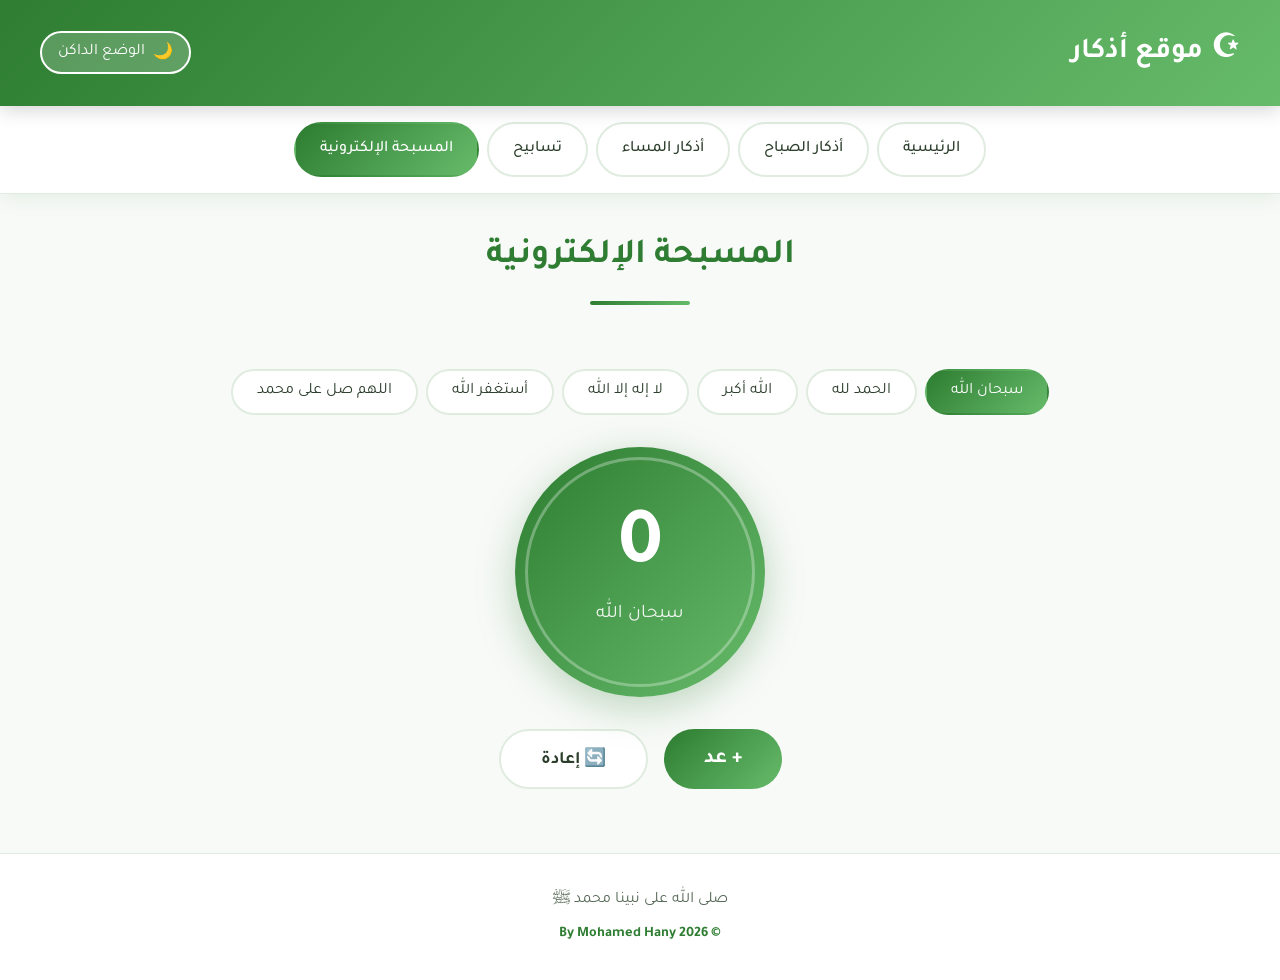
<file: rosary.html>
<!DOCTYPE html>
<html lang="ar" dir="rtl">
<head>
    <meta charset="UTF-8">
    <meta name="viewport" content="width=device-width, initial-scale=1.0">
    <title>المسبحة الإلكترونية - موقع الأذكار</title>
    <link href="https://fonts.googleapis.com/css2?family=Amiri:wght@400;700&family=Tajawal:wght@400;500;700&display=swap" rel="stylesheet">
    <link rel="stylesheet" href="css/style.css">
</head>
<body>
    <div class="progress-bar" id="progressBar"></div>
    
    <header>
        <div class="header-content">
            <a href="index.html" class="logo">موقع أذكار</a>
            <button class="theme-toggle" onclick="toggleTheme()">
                <span id="themeIcon">🌙</span>
                <span id="themeText">الوضع الداكن</span>
            </button>
        </div>
    </header>

    <nav>
        <div class="nav-content">
            <a href="index.html" class="nav-btn">الرئيسية</a>
            <a href="morning.html" class="nav-btn">أذكار الصباح</a>
            <a href="evening.html" class="nav-btn">أذكار المساء</a>
            <a href="tasbeeh.html" class="nav-btn">تسابيح</a>
            <a href="rosary.html" class="nav-btn active">المسبحة الإلكترونية</a>
        </div>
    </nav>

    <main>
        <h2 class="section-title">المسبحة الإلكترونية</h2>
        <div class="rosary-container">
            <div class="dhikr-selector">
                <button class="dhikr-option active" onclick="selectDhikr('سبحان الله')">سبحان الله</button>
                <button class="dhikr-option" onclick="selectDhikr('الحمد لله')">الحمد لله</button>
                <button class="dhikr-option" onclick="selectDhikr('الله أكبر')">الله أكبر</button>
                <button class="dhikr-option" onclick="selectDhikr('لا إله إلا الله')">لا إله إلا الله</button>
                <button class="dhikr-option" onclick="selectDhikr('أستغفر الله')">أستغفر الله</button>
                <button class="dhikr-option" onclick="selectDhikr('اللهم صل على محمد')">اللهم صل على محمد</button>
            </div>
            <div class="rosary-display">
                <div class="rosary-count" id="rosaryCount">0</div>
                <div class="rosary-label" id="rosaryLabel">سبحان الله</div>
            </div>
            <div class="rosary-controls">
                <button class="rosary-btn count" onclick="incrementRosary()">+ عد</button>
                <button class="rosary-btn reset" onclick="resetRosary()">🔄 إعادة</button>
            </div>
        </div>
    </main>

    <footer>
        <div class="footer-content">
            <p class="footer-text">صلى الله على نبينا محمد ﷺ</p>
            <p class="copyright">© 2026 By Mohamed Hany</p>
        </div>
    </footer>

    <button class="scroll-top" id="scrollTop" onclick="scrollToTop()">↑</button>

    <script src="js/main.js"></script>
</body>
</html>
</file>
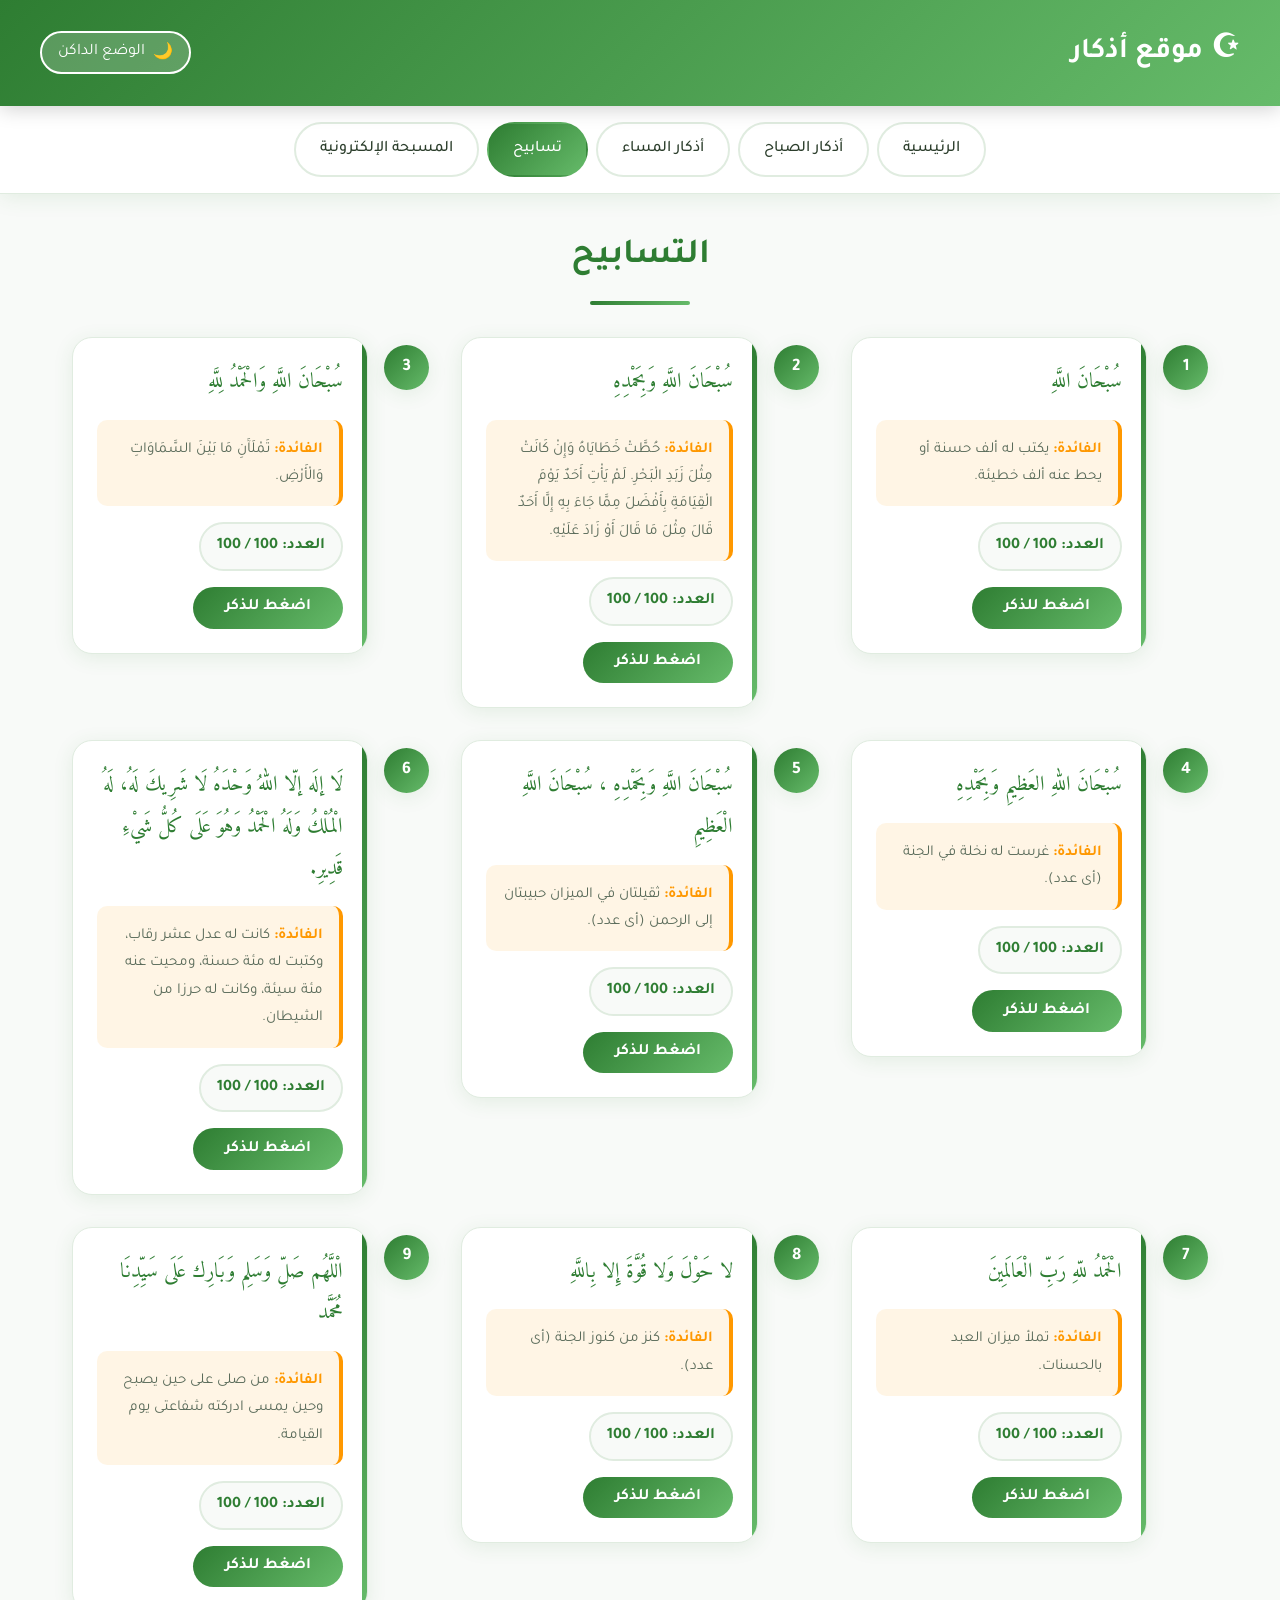
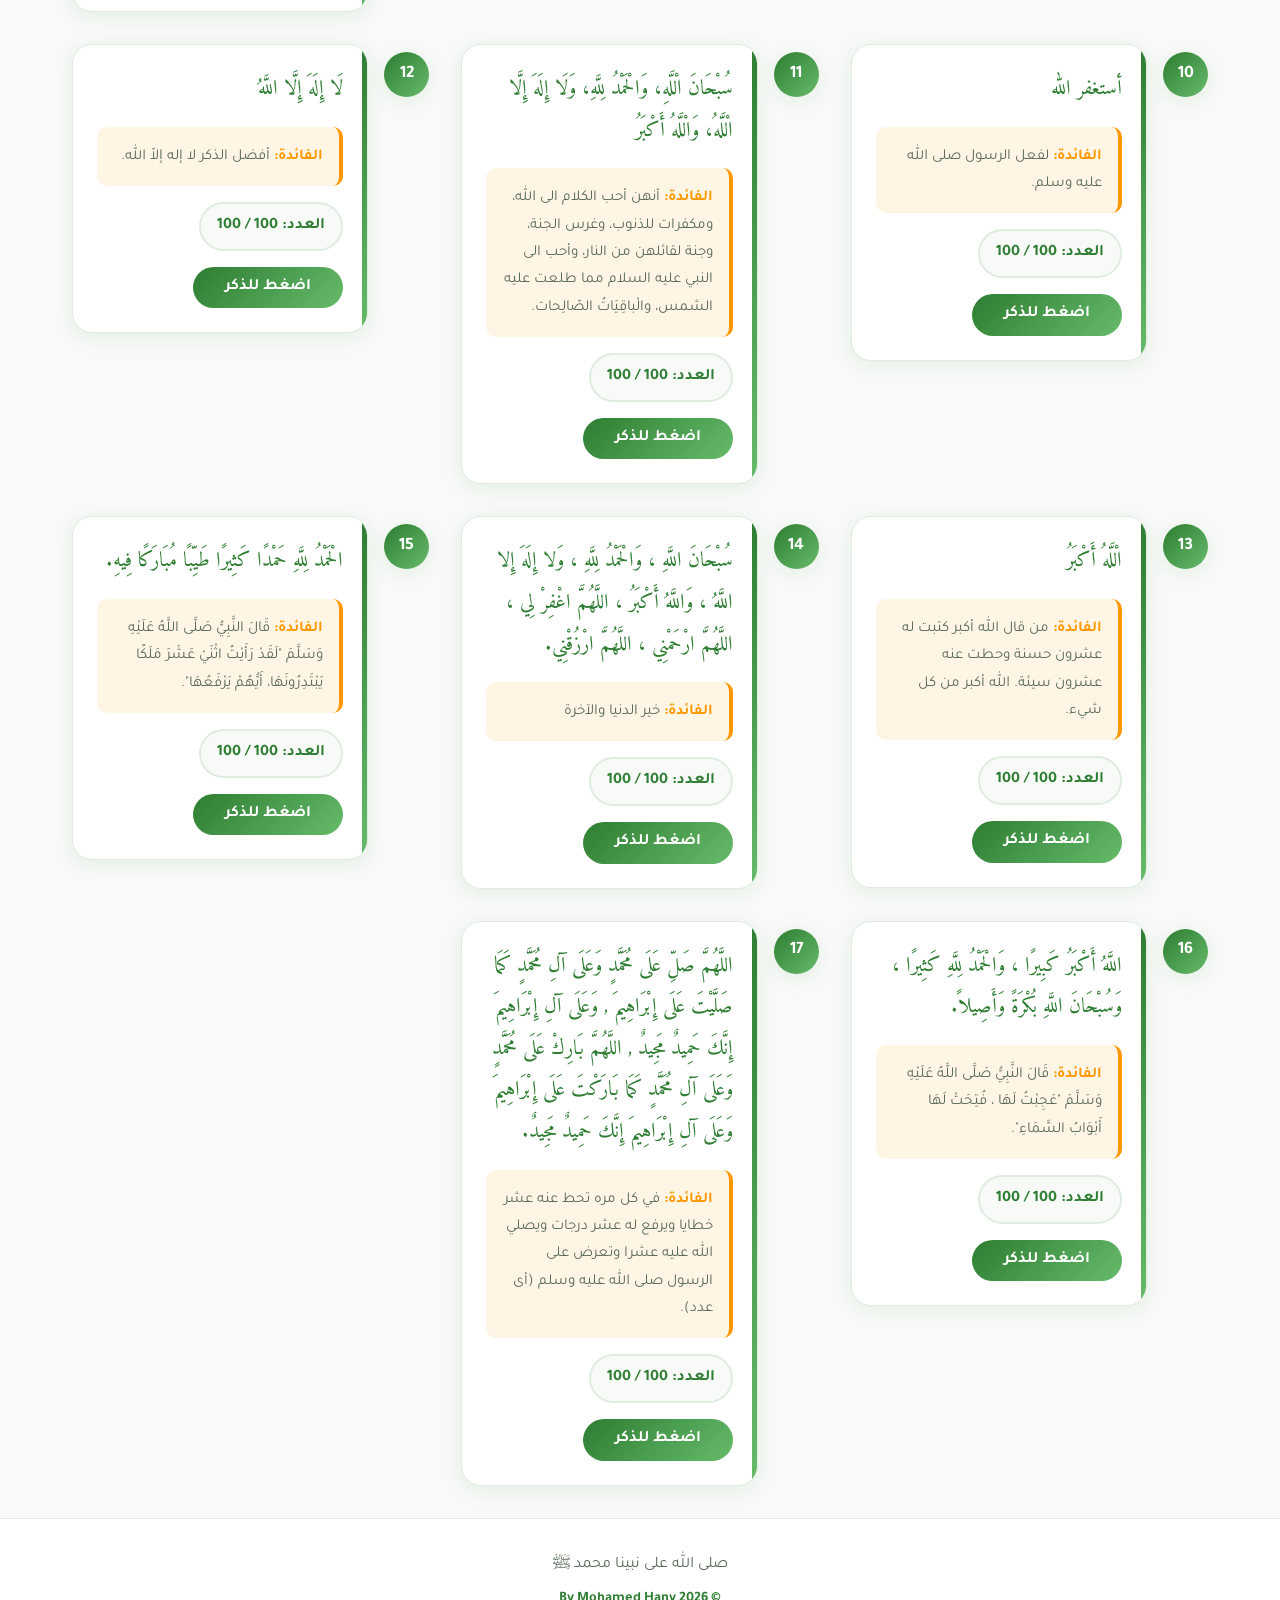
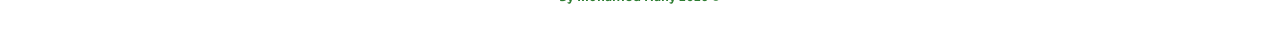
<file: tasbeeh.html>
<!DOCTYPE html>
<html lang="ar" dir="rtl">
<head>
    <meta charset="UTF-8">
    <meta name="viewport" content="width=device-width, initial-scale=1.0">
    <title>التسابيح - موقع الأذكار</title>
    <link href="https://fonts.googleapis.com/css2?family=Amiri:wght@400;700&family=Tajawal:wght@400;500;700&display=swap" rel="stylesheet">
    <link rel="stylesheet" href="css/style.css">
</head>
<body>
    <div class="progress-bar" id="progressBar"></div>
    
    <header>
        <div class="header-content">
            <a href="index.html" class="logo">موقع أذكار</a>
            <button class="theme-toggle" onclick="toggleTheme()">
                <span id="themeIcon">🌙</span>
                <span id="themeText">الوضع الداكن</span>
            </button>
        </div>
    </header>

    <nav>
        <div class="nav-content">
            <a href="index.html" class="nav-btn">الرئيسية</a>
            <a href="morning.html" class="nav-btn">أذكار الصباح</a>
            <a href="evening.html" class="nav-btn">أذكار المساء</a>
            <a href="tasbeeh.html" class="nav-btn active">تسابيح</a>
            <a href="rosary.html" class="nav-btn">المسبحة الإلكترونية</a>
        </div>
    </nav>

    <main>
        <h2 class="section-title">التسابيح</h2>
        <div class="tasbeeh-grid" id="tasbeehCards"></div>
    </main>

    <footer>
        <div class="footer-content">
            <p class="footer-text">صلى الله على نبينا محمد ﷺ</p>
            <p class="copyright">© 2026 By Mohamed Hany</p>
        </div>
    </footer>

    <button class="scroll-top" id="scrollTop" onclick="scrollToTop()">↑</button>

    <script src="js/main.js"></script>
    <script>
        // Tasbeeh Data
        const tasbeehData = [
            {
                text: "سُبْحَانَ اللَّهِ",
                count: 100,
                fadl: "يكتب له ألف حسنة أو يحط عنه ألف خطيئة."
            },
            {
                text: "سُبْحَانَ اللَّهِ وَبِحَمْدِهِ",
                count: 100,
                fadl: "حُطَّتْ خَطَايَاهُ وَإِنْ كَانَتْ مِثْلَ زَبَدِ الْبَحْرِ. لَمْ يَأْتِ أَحَدٌ يَوْمَ الْقِيَامَةِ بِأَفْضَلَ مِمَّا جَاءَ بِهِ إِلَّا أَحَدٌ قَالَ مِثْلَ مَا قَالَ أَوْ زَادَ عَلَيْهِ."
            },
            {
                text: "سُبْحَانَ اللَّهِ وَالْحَمْدُ لِلَّهِ",
                count: 100,
                fadl: "تَمْلَآَنِ مَا بَيْنَ السَّمَاوَاتِ وَالْأَرْضِ."
            },
            {
                text: "سُبْحَانَ اللهِ العَظِيمِ وَبِحَمْدِهِ",
                count: 100,
                fadl: "غرست له نخلة في الجنة (أى عدد)."
            },
            {
                text: "سُبْحَانَ اللَّهِ وَبِحَمْدِهِ ، سُبْحَانَ اللَّهِ الْعَظِيمِ",
                count: 100,
                fadl: "ثقيلتان في الميزان حبيبتان إلى الرحمن (أى عدد)."
            },
            {
                text: "لَا إلَه إلّا اللهُ وَحْدَهُ لَا شَرِيكَ لَهُ، لَهُ الْمُلْكُ وَلَهُ الْحَمْدُ وَهُوَ عَلَى كُلُّ شَيْءِ قَدِيرِ.",
                count: 100,
                fadl: "كانت له عدل عشر رقاب، وكتبت له مئة حسنة، ومحيت عنه مئة سيئة، وكانت له حرزا من الشيطان."
            },
            {
                text: "الْحَمْدُ للّهِ رَبِّ الْعَالَمِينَ",
                count: 100,
                fadl: "تملأ ميزان العبد بالحسنات."
            },
            {
                text: "لا حَوْلَ وَلا قُوَّةَ إِلا بِاللَّهِ",
                count: 100,
                fadl: "كنز من كنوز الجنة (أى عدد)."
            },
            {
                text: "الْلَّهُم صَلِّ وَسَلِم وَبَارِك عَلَى سَيِّدِنَا مُحَمَّد",
                count: 100,
                fadl: "من صلى على حين يصبح وحين يمسى ادركته شفاعتى يوم القيامة."
            },
            {
                text: "أستغفر الله",
                count: 100,
                fadl: "لفعل الرسول صلى الله عليه وسلم."
            },
            {
                text: "سُبْحَانَ الْلَّهِ، وَالْحَمْدُ لِلَّهِ، وَلَا إِلَهَ إِلَّا الْلَّهُ، وَالْلَّهُ أَكْبَرُ",
                count: 100,
                fadl: "أنهن أحب الكلام الى الله، ومكفرات للذنوب، وغرس الجنة، وجنة لقائلهن من النار، وأحب الى النبي عليه السلام مما طلعت عليه الشمس، والْباقِيَاتُ الصّالِحات."
            },
            {
                text: "لَا إِلَهَ إِلَّا اللَّهُ",
                count: 100,
                fadl: "أفضل الذكر لا إله إلاّ الله."
            },
            {
                text: "الْلَّهُ أَكْبَرُ",
                count: 100,
                fadl: "من قال الله أكبر كتبت له عشرون حسنة وحطت عنه عشرون سيئة. الله أكبر من كل شيء."
            },
            {
                text: "سُبْحَانَ اللَّهِ ، وَالْحَمْدُ لِلَّهِ ، وَلا إِلَهَ إِلا اللَّهُ ، وَاللَّهُ أَكْبَرُ ، اللَّهُمَّ اغْفِرْ لِي ، اللَّهُمَّ ارْحَمْنِي ، اللَّهُمَّ ارْزُقْنِي.",
                count: 100,
                fadl: "خير الدنيا والآخرة"
            },
            {
                text: "الْحَمْدُ لِلَّهِ حَمْدًا كَثِيرًا طَيِّبًا مُبَارَكًا فِيهِ.",
                count: 100,
                fadl: "قَالَ النَّبِيُّ صَلَّى اللَّهُ عَلَيْهِ وَسَلَّمَ \"لَقَدْ رَأَيْتُ اثْنَيْ عَشَرَ مَلَكًا يَبْتَدِرُونَهَا، أَيُّهُمْ يَرْفَعُهَا\"."
            },
            {
                text: "اللَّهُ أَكْبَرُ كَبِيرًا ، وَالْحَمْدُ لِلَّهِ كَثِيرًا ، وَسُبْحَانَ اللَّهِ بُكْرَةً وَأَصِيلاً.",
                count: 100,
                fadl: "قَالَ النَّبِيُّ صَلَّى اللَّهُ عَلَيْهِ وَسَلَّمَ \"عَجِبْتُ لَهَا ، فُتِحَتْ لَهَا أَبْوَابُ السَّمَاءِ\"."
            },
            {
                text: "اللَّهُمَّ صَلِّ عَلَى مُحَمَّدٍ وَعَلَى آلِ مُحَمَّدٍ كَمَا صَلَّيْتَ عَلَى إِبْرَاهِيمَ , وَعَلَى آلِ إِبْرَاهِيمَ إِنَّكَ حَمِيدٌ مَجِيدٌ , اللَّهُمَّ بَارِكْ عَلَى مُحَمَّدٍ وَعَلَى آلِ مُحَمَّدٍ كَمَا بَارَكْتَ عَلَى إِبْرَاهِيمَ وَعَلَى آلِ إِبْرَاهِيمَ إِنَّكَ حَمِيدٌ مَجِيدٌ.",
                count: 100,
                fadl: "في كل مره تحط عنه عشر خطايا ويرفع له عشر درجات ويصلي الله عليه عشرا وتعرض على الرسول صلى الله عليه وسلم (أى عدد)."
            }
        ];

        // Render cards
        function renderCards() {
            const container = document.getElementById('tasbeehCards');
            container.innerHTML = tasbeehData.map((item, index) => `
                <div class="zikr-item">
                    <div class="zikr-number">${index + 1}</div>
                    <div class="zikr-card">
                        <div class="zikr-text">${item.text}</div>
                        <div class="zikr-fadl">${item.fadl}</div>
                        <div class="zikr-controls">
                            <span class="count-display" id="count-tasbeeh-${index}">العدد: ${item.count} / ${item.count}</span>
                            <button class="count-btn" id="btn-tasbeeh-${index}" onclick="decrementCount('tasbeeh', ${index}, ${item.count})">
                                اضغط للذكر
                            </button>
                        </div>
                    </div>
                </div>
            `).join('');
        }

        // Initialize
        document.addEventListener('DOMContentLoaded', renderCards);
    </script>
</body>
</html>
</file>
<file: css/style.css>
/* ============================================
   Azkar Website - Main Stylesheet
   © 2026 By Mohamed Hany
   ============================================ */

/* CSS Variables */
:root {
    --primary-color: #2E7D32;
    --secondary-color: #66BB6A;
    --accent-color: #FF9800;
    --bg-color: #f8faf8;
    --card-bg: #ffffff;
    --text-color: #2c3e2c;
    --text-secondary: #5a6b5a;
    --border-color: #e0ece0;
    --shadow: 0 4px 20px rgba(46, 125, 50, 0.1);
    --shadow-hover: 0 8px 30px rgba(46, 125, 50, 0.2);
    --gradient: linear-gradient(135deg, #2E7D32 0%, #66BB6A 100%);
}

[data-theme="dark"] {
    --primary-color: #4CAF50;
    --secondary-color: #81C784;
    --accent-color: #FFB74D;
    --bg-color: #1a1f1a;
    --card-bg: #2a302a;
    --text-color: #e8f5e9;
    --text-secondary: #a5d6a7;
    --border-color: #3a453a;
    --shadow: 0 4px 20px rgba(0, 0, 0, 0.3);
    --shadow-hover: 0 8px 30px rgba(0, 0, 0, 0.4);
    --gradient: linear-gradient(135deg, #4CAF50 0%, #81C784 100%);
}

/* Reset & Base */
* {
    margin: 0;
    padding: 0;
    box-sizing: border-box;
}

body {
    font-family: 'Tajawal', 'Amiri', sans-serif;
    background-color: var(--bg-color);
    color: var(--text-color);
    line-height: 1.8;
    transition: all 0.3s ease;
    min-height: 100vh;
    display: flex;
    flex-direction: column;
}

/* Progress Bar */
.progress-bar {
    position: fixed;
    top: 0;
    left: 0;
    height: 4px;
    background: var(--accent-color);
    z-index: 1001;
    transition: width 0.3s ease;
}

/* Header */
header {
    background: var(--gradient);
    color: white;
    padding: 1.5rem 2rem;
    position: sticky;
    top: 0;
    z-index: 1000;
    box-shadow: 0 2px 20px rgba(0,0,0,0.2);
}

.header-content {
    max-width: 1200px;
    margin: 0 auto;
    display: flex;
    justify-content: space-between;
    align-items: center;
    flex-wrap: wrap;
    gap: 1rem;
}

.logo {
    font-size: 1.8rem;
    font-weight: 700;
    display: flex;
    align-items: center;
    gap: 0.5rem;
    text-decoration: none;
    color: white;
}

.logo::before {
    content: "☪";
    font-size: 2rem;
}

.theme-toggle {
    background: rgba(255,255,255,0.2);
    border: 2px solid white;
    color: white;
    padding: 0.5rem 1rem;
    border-radius: 50px;
    cursor: pointer;
    font-family: inherit;
    font-size: 1rem;
    transition: all 0.3s ease;
    display: flex;
    align-items: center;
    gap: 0.5rem;
}

.theme-toggle:hover {
    background: white;
    color: var(--primary-color);
}

/* Navigation */
nav {
    background: var(--card-bg);
    padding: 1rem;
    position: sticky;
    top: 80px;
    z-index: 999;
    border-bottom: 1px solid var(--border-color);
    box-shadow: var(--shadow);
}

.nav-content {
    max-width: 1200px;
    margin: 0 auto;
    display: flex;
    justify-content: center;
    gap: 0.5rem;
    flex-wrap: wrap;
}

.nav-btn {
    background: transparent;
    border: 2px solid var(--border-color);
    color: var(--text-color);
    padding: 0.7rem 1.5rem;
    border-radius: 50px;
    cursor: pointer;
    font-family: inherit;
    font-size: 1rem;
    font-weight: 500;
    transition: all 0.3s ease;
    text-decoration: none;
    display: inline-block;
}

.nav-btn:hover, .nav-btn.active {
    background: var(--gradient);
    color: white;
    border-color: transparent;
}

/* Main Content */
main {
    max-width: 1200px;
    margin: 0 auto;
    padding: 2rem;
    flex: 1;
    width: 100%;
}

.section-title {
    text-align: center;
    font-size: 2.2rem;
    color: var(--primary-color);
    margin-bottom: 2rem;
    position: relative;
    padding-bottom: 1rem;
}

.section-title::after {
    content: "";
    position: absolute;
    bottom: 0;
    left: 50%;
    transform: translateX(-50%);
    width: 100px;
    height: 4px;
    background: var(--gradient);
    border-radius: 2px;
}

/* Cards Grid */
.cards-grid {
    display: grid;
    grid-template-columns: repeat(auto-fill, minmax(350px, 1fr));
    gap: 2rem;
}

/* Zikr Item Container (Number + Card) */
.zikr-item {
    display: flex;
    align-items: flex-start;
    gap: 1rem;
}

/* Zikr Number - Outside Card */
.zikr-number {
    background: var(--gradient);
    color: white;
    width: 45px;
    height: 45px;
    border-radius: 50%;
    display: flex;
    align-items: center;
    justify-content: center;
    font-weight: 700;
    font-size: 1.1rem;
    flex-shrink: 0;
    box-shadow: var(--shadow);
    margin-top: 0.5rem;
}

/* Zikr Card */
.zikr-card {
    background: var(--card-bg);
    border-radius: 20px;
    padding: 1.5rem;
    box-shadow: var(--shadow);
    border: 1px solid var(--border-color);
    transition: all 0.3s ease;
    position: relative;
    overflow: hidden;
    flex: 1;
}

.zikr-card::before {
    content: "";
    position: absolute;
    top: 0;
    right: 0;
    width: 5px;
    height: 100%;
    background: var(--gradient);
}

.zikr-card:hover {
    transform: translateY(-5px);
    box-shadow: var(--shadow-hover);
}

.zikr-text {
    font-family: 'Amiri', serif;
    font-size: 1.3rem;
    line-height: 2;
    color: var(--primary-color);
    margin-bottom: 1rem;
}

.zikr-fadl {
    background: rgba(255, 152, 0, 0.1);
    border-right: 4px solid var(--accent-color);
    padding: 1rem;
    border-radius: 10px;
    margin-bottom: 1rem;
    color: var(--text-secondary);
    font-size: 0.95rem;
}

.zikr-fadl::before {
    content: "الفائدة: ";
    color: var(--accent-color);
    font-weight: 700;
}

.zikr-controls {
    display: flex;
    justify-content: space-between;
    align-items: center;
    flex-wrap: wrap;
    gap: 1rem;
}

.count-display {
    background: var(--bg-color);
    padding: 0.5rem 1rem;
    border-radius: 50px;
    font-weight: 700;
    color: var(--primary-color);
    border: 2px solid var(--border-color);
}

.count-btn {
    background: var(--gradient);
    color: white;
    border: none;
    padding: 0.7rem 2rem;
    border-radius: 50px;
    cursor: pointer;
    font-family: inherit;
    font-size: 1rem;
    font-weight: 700;
    transition: all 0.3s ease;
    display: flex;
    align-items: center;
    gap: 0.5rem;
}

.count-btn:hover {
    transform: scale(1.05);
    box-shadow: 0 5px 20px rgba(46, 125, 50, 0.4);
}

.count-btn:disabled {
    background: #ccc;
    cursor: not-allowed;
    transform: none;
}

.count-btn.completed {
    background: linear-gradient(135deg, #4CAF50 0%, #8BC34A 100%);
}

/* Tasbeeh Grid */
.tasbeeh-grid {
    display: grid;
    grid-template-columns: repeat(auto-fill, minmax(300px, 1fr));
    gap: 2rem;
}

/* Electronic Rosary */
.rosary-container {
    text-align: center;
    padding: 2rem;
}

.dhikr-selector {
    margin-bottom: 2rem;
    display: flex;
    justify-content: center;
    gap: 0.5rem;
    flex-wrap: wrap;
}

.dhikr-option {
    background: var(--card-bg);
    border: 2px solid var(--border-color);
    color: var(--text-color);
    padding: 0.7rem 1.5rem;
    border-radius: 50px;
    cursor: pointer;
    font-family: inherit;
    font-size: 1rem;
    transition: all 0.3s ease;
}

.dhikr-option:hover, .dhikr-option.active {
    background: var(--gradient);
    color: white;
    border-color: transparent;
}

.rosary-display {
    background: var(--gradient);
    color: white;
    width: 250px;
    height: 250px;
    border-radius: 50%;
    margin: 0 auto 2rem;
    display: flex;
    flex-direction: column;
    align-items: center;
    justify-content: center;
    box-shadow: 0 10px 40px rgba(46, 125, 50, 0.3);
    position: relative;
}

.rosary-display::before {
    content: "";
    position: absolute;
    inset: 10px;
    border: 3px solid rgba(255,255,255,0.3);
    border-radius: 50%;
}

.rosary-count {
    font-size: 5rem;
    font-weight: 700;
    line-height: 1;
}

.rosary-label {
    font-size: 1.2rem;
    margin-top: 0.5rem;
    opacity: 0.9;
}

.rosary-controls {
    display: flex;
    justify-content: center;
    gap: 1rem;
    flex-wrap: wrap;
}

.rosary-btn {
    padding: 1rem 2.5rem;
    border-radius: 50px;
    border: none;
    font-family: inherit;
    font-size: 1.1rem;
    font-weight: 700;
    cursor: pointer;
    transition: all 0.3s ease;
}

.rosary-btn.count {
    background: var(--gradient);
    color: white;
    font-size: 1.3rem;
}

.rosary-btn.count:hover {
    transform: scale(1.05);
    box-shadow: 0 5px 25px rgba(46, 125, 50, 0.4);
}

.rosary-btn.reset {
    background: var(--card-bg);
    color: var(--text-color);
    border: 2px solid var(--border-color);
}

.rosary-btn.reset:hover {
    background: #f44336;
    color: white;
    border-color: #f44336;
}

/* Home Page */
.home-content {
    text-align: center;
    padding: 3rem 1rem;
}

.welcome-title {
    font-size: 2.5rem;
    color: var(--primary-color);
    margin-bottom: 1rem;
}

.welcome-text {
    font-size: 1.2rem;
    color: var(--text-secondary);
    margin-bottom: 3rem;
    max-width: 600px;
    margin-left: auto;
    margin-right: auto;
}

.sections-grid {
    display: grid;
    grid-template-columns: repeat(auto-fit, minmax(250px, 1fr));
    gap: 2rem;
    max-width: 900px;
    margin: 0 auto;
}

.section-card {
    background: var(--card-bg);
    border-radius: 20px;
    padding: 2rem;
    box-shadow: var(--shadow);
    border: 1px solid var(--border-color);
    transition: all 0.3s ease;
    text-decoration: none;
    color: var(--text-color);
    display: flex;
    flex-direction: column;
    align-items: center;
    gap: 1rem;
}

.section-card:hover {
    transform: translateY(-10px);
    box-shadow: var(--shadow-hover);
}

.section-icon {
    font-size: 3rem;
}

.section-card h3 {
    color: var(--primary-color);
    font-size: 1.5rem;
}

.section-card p {
    color: var(--text-secondary);
    font-size: 1rem;
}

/* Footer */
footer {
    background: var(--card-bg);
    padding: 2rem;
    text-align: center;
    border-top: 1px solid var(--border-color);
    margin-top: auto;
}

.footer-content {
    max-width: 1200px;
    margin: 0 auto;
}

.footer-text {
    color: var(--text-secondary);
    font-size: 1rem;
    margin-bottom: 0.5rem;
}

.copyright {
    color: var(--primary-color);
    font-weight: 700;
    font-size: 0.9rem;
}

/* Scroll to Top Button */
.scroll-top {
    position: fixed;
    bottom: 2rem;
    left: 2rem;
    background: var(--gradient);
    color: white;
    width: 50px;
    height: 50px;
    border-radius: 50%;
    border: none;
    cursor: pointer;
    font-size: 1.5rem;
    display: none;
    align-items: center;
    justify-content: center;
    box-shadow: var(--shadow);
    transition: all 0.3s ease;
    z-index: 998;
}

.scroll-top:hover {
    transform: scale(1.1);
}

.scroll-top.show {
    display: flex;
}

/* Responsive Design */
@media (max-width: 768px) {
    .header-content {
        flex-direction: column;
        text-align: center;
    }

    .logo {
        font-size: 1.5rem;
    }

    nav {
        top: auto;
        position: relative;
    }

    .nav-content {
        flex-direction: column;
        align-items: center;
    }

    .nav-btn {
        width: 100%;
        max-width: 300px;
    }

    main {
        padding: 1rem;
    }

    .section-title {
        font-size: 1.7rem;
    }

    .cards-grid, .tasbeeh-grid {
        grid-template-columns: 1fr;
    }

    .zikr-item {
        flex-direction: column;
        align-items: center;
        gap: 0.5rem;
    }

    .zikr-number {
        margin-top: 0;
    }

    .zikr-text {
        font-size: 1.1rem;
    }

    .rosary-display {
        width: 200px;
        height: 200px;
    }

    .rosary-count {
        font-size: 4rem;
    }

    .welcome-title {
        font-size: 2rem;
    }

    .sections-grid {
        grid-template-columns: 1fr;
    }
}

/* Animation */
@keyframes fadeIn {
    from { opacity: 0; transform: translateY(20px); }
    to { opacity: 1; transform: translateY(0); }
}

main {
    animation: fadeIn 0.5s ease;
}
</file>
